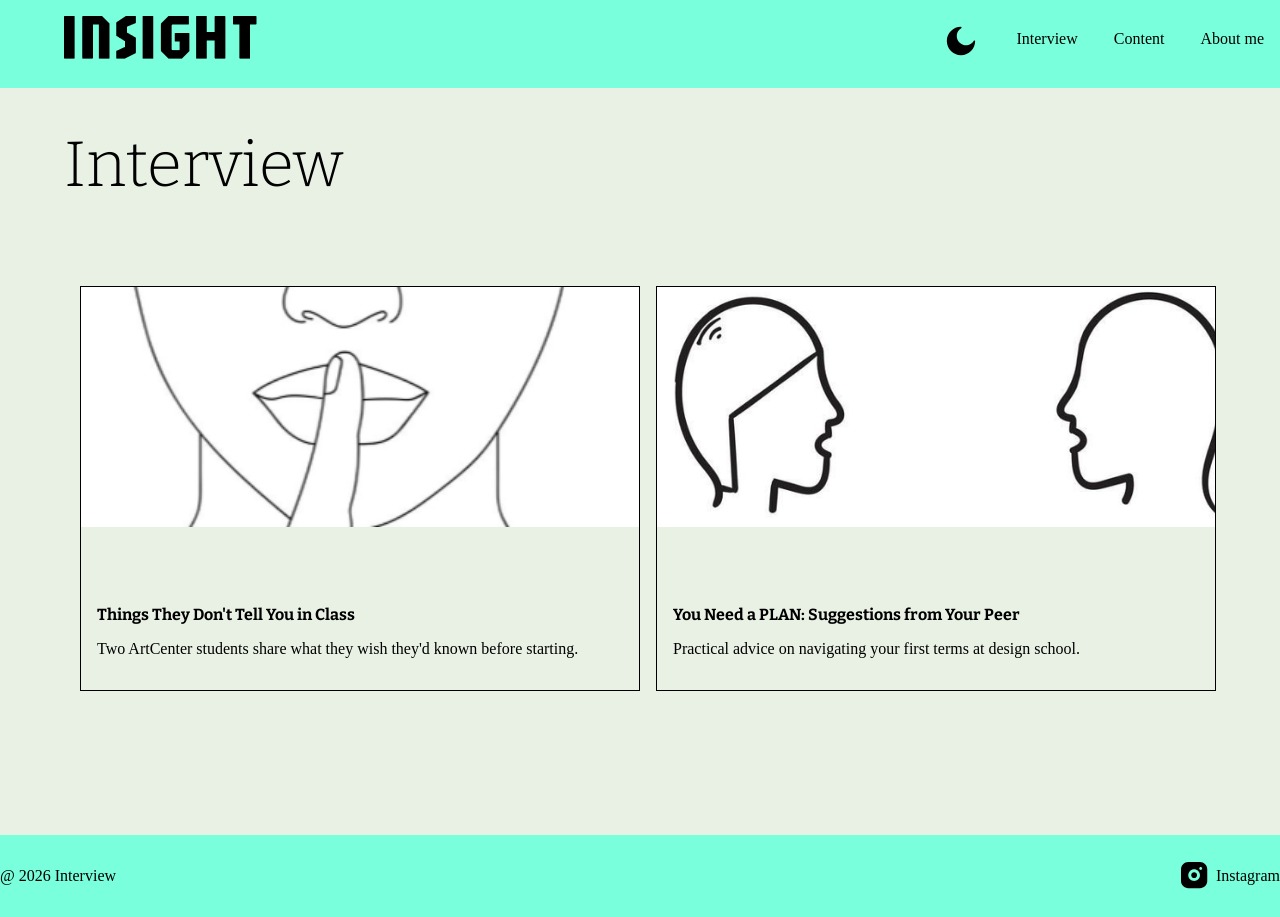
<file: index.html>
<!DOCTYPE html>
<html lang="en">

<head>
    <meta charset="utf-8">
        <link href="https://fonts.googleapis.com/css2?family=Jockey+One&display=swap" rel="stylesheet">
    	<link href="css.css" rel="stylesheet" type="text/css">
        <link href="https://fonts.googleapis.com/css2?family=Bitter:wght@400;700&display=swap" rel="stylesheet">

        <script src="https://ajax.googleapis.com/ajax/libs/jquery/3.5.1/jquery.min.js"></script>
	    <script src="js/scripts.js"></script>
    </head>

    <body>
        <div class="nav">

            <div class="logo">
            <a href="index.html">
            <img src="img/INSIGHT.png" alt="Logo">
            </a>
            </div>

            <div class="darkmode">
            
            <button class="mode-btn  js-mode">
            <svg width="34" height="34" viewBox="0 0 34 34" fill="none" xmlns="http://www.w3.org/2000/svg">
            <path d="M17 29.1667C24.8243 29.1667 31.1667 22.8243 31.1667 15C31.1667 14.3441 30.1835 14.235 29.8449 14.7974C29.1228 15.9936 28.1379 17.0097 26.9649 17.7688C25.7918 18.528 24.4614 19.0102 23.0744 19.179C21.6874 19.3479 20.2802 19.1988 18.9593 18.7432C17.6385 18.2876 16.4386 17.5374 15.4506 16.5494C14.4626 15.5614 13.7124 14.3616 13.2568 13.0407C12.8012 11.7198 12.6522 10.3126 12.821 8.92558C12.9898 7.53858 13.472 6.20818 14.2312 5.03516C14.9903 3.86213 16.0064 2.87725 17.2026 2.15509C17.765 1.81509 17.6559 0.833344 17 0.833344C9.17576 0.833344 2.83334 7.17576 2.83334 15C2.83334 22.8243 9.17576 29.1667 17 29.1667Z" fill="black"/>
            </svg>
            </button>

            <button class="ham js-menu">
            <svg width="29" height="27" viewBox="0 0 29 27" fill="none" xmlns="http://www.w3.org/2000/svg">
            <path d="M26.9792 21.5833C27.573 21.5836 28.144 21.8124 28.5738 22.2222C29.0037 22.632 29.2593 23.1915 29.2879 23.7847C29.3164 24.3779 29.1156 24.9593 28.7271 25.4085C28.3387 25.8577 27.7923 26.1402 27.2012 26.1975L26.9792 26.2083H2.3125C1.71862 26.208 1.14762 25.9793 0.717821 25.5695C0.288016 25.1596 0.0323565 24.6002 0.00381676 24.007C-0.0247229 23.4138 0.176046 22.8323 0.56452 22.3832C0.952995 21.934 1.4994 21.6514 2.0905 21.5941L2.3125 21.5833H26.9792ZM26.9792 10.7917C27.5925 10.7917 28.1807 11.0353 28.6144 11.469C29.048 11.9027 29.2917 12.4909 29.2917 13.1042C29.2917 13.7175 29.048 14.3057 28.6144 14.7394C28.1807 15.173 27.5925 15.4167 26.9792 15.4167H2.3125C1.69919 15.4167 1.11099 15.173 0.677316 14.7394C0.243638 14.3057 0 13.7175 0 13.1042C0 12.4909 0.243638 11.9027 0.677316 11.469C1.11099 11.0353 1.69919 10.7917 2.3125 10.7917H26.9792ZM26.9792 0C27.5925 0 28.1807 0.243638 28.6144 0.677316C29.048 1.11099 29.2917 1.69919 29.2917 2.3125C29.2917 2.92581 29.048 3.51401 28.6144 3.94769C28.1807 4.38136 27.5925 4.625 26.9792 4.625H2.3125C1.69919 4.625 1.11099 4.38136 0.677316 3.94769C0.243638 3.51401 0 2.92581 0 2.3125C0 1.69919 0.243638 1.11099 0.677316 0.677316C1.11099 0.243638 1.69919 0 2.3125 0H26.9792Z" fill="black"/>
            </svg>
            </button>


            </div>

        <nav class="site-nav">
            <ul>
                <li><a href="#">Interview</a></li>
                <li><a href="#">Content</a></li>
                <li><a href="#">About me</a></li>
            </ul>
        </nav>
        </div>

        <h1> Interview </h1>
        <div class="br">
        </div>

        <div class="HOME">

        <a href="Interview1.html" class="HOMEC1">
        <div class="HOME_titleimg">
        <img src="img/ACCD.png" alt="ACCD IMG" class="ACCD">
        </div>
        <div class="HOME_text">
        <h2>Things They Don't Tell You in Class</h2>
        <p class="HOME_subtext">Two ArtCenter students share what they wish they'd known before starting.</p>
        </div>
        </a>


        <a href="Interview2.html" class="HOMEC1">
        <div class="HOME_titleimg">
        <img src="img/Peer.png" alt="ACCD IMG">
        </div>
        <div class="HOME_text">
        <h2>You Need a PLAN: Suggestions from Your Peer</h2>
        <p class="HOME_subtext">Practical advice on navigating your first terms at design school.</p>
        </div>
        </a>

        </div>

         <br><br><br><br><br><br><br><br>
        <footer class="site-footer">
		<p>@ 2026 Interview</p>

       
        <div class="ins">
            <svg width="27" height="27" viewBox="0 0 27 27" fill="none" xmlns="http://www.w3.org/2000/svg">
            <path d="M18.9583 0C20.8922 0 22.7469 0.768227 24.1143 2.13568C25.4818 3.50313 26.25 5.3578 26.25 7.29167V18.9583C26.25 20.8922 25.4818 22.7469 24.1143 24.1143C22.7469 25.4818 20.8922 26.25 18.9583 26.25H7.29167C5.3578 26.25 3.50313 25.4818 2.13568 24.1143C0.768227 22.7469 0 20.8922 0 18.9583V7.29167C0 5.3578 0.768227 3.50313 2.13568 2.13568C3.50313 0.768227 5.3578 0 7.29167 0H18.9583ZM13.125 7.29167C11.5779 7.29167 10.0942 7.90625 9.00021 9.00021C7.90625 10.0942 7.29167 11.5779 7.29167 13.125C7.29167 14.6721 7.90625 16.1558 9.00021 17.2498C10.0942 18.3438 11.5779 18.9583 13.125 18.9583C14.6721 18.9583 16.1558 18.3438 17.2498 17.2498C18.3438 16.1558 18.9583 14.6721 18.9583 13.125C18.9583 11.5779 18.3438 10.0942 17.2498 9.00021C16.1558 7.90625 14.6721 7.29167 13.125 7.29167ZM13.125 10.2083C13.8985 10.2083 14.6404 10.5156 15.1874 11.0626C15.7344 11.6096 16.0417 12.3515 16.0417 13.125C16.0417 13.8985 15.7344 14.6404 15.1874 15.1874C14.6404 15.7344 13.8985 16.0417 13.125 16.0417C12.3515 16.0417 11.6096 15.7344 11.0626 15.1874C10.5156 14.6404 10.2083 13.8985 10.2083 13.125C10.2083 12.3515 10.5156 11.6096 11.0626 11.0626C11.6096 10.5156 12.3515 10.2083 13.125 10.2083ZM19.6875 5.10417C19.3007 5.10417 18.9298 5.25781 18.6563 5.5313C18.3828 5.80479 18.2292 6.17573 18.2292 6.5625C18.2292 6.94927 18.3828 7.32021 18.6563 7.5937C18.9298 7.86719 19.3007 8.02083 19.6875 8.02083C20.0743 8.02083 20.4452 7.86719 20.7187 7.5937C20.9922 7.32021 21.1458 6.94927 21.1458 6.5625C21.1458 6.17573 20.9922 5.80479 20.7187 5.5313C20.4452 5.25781 20.0743 5.10417 19.6875 5.10417Z" fill="black"/>
            </svg>
            <p class="ins_word">Instagram</p>
        </div>
	</footer>
    </body>
</html>
</file>
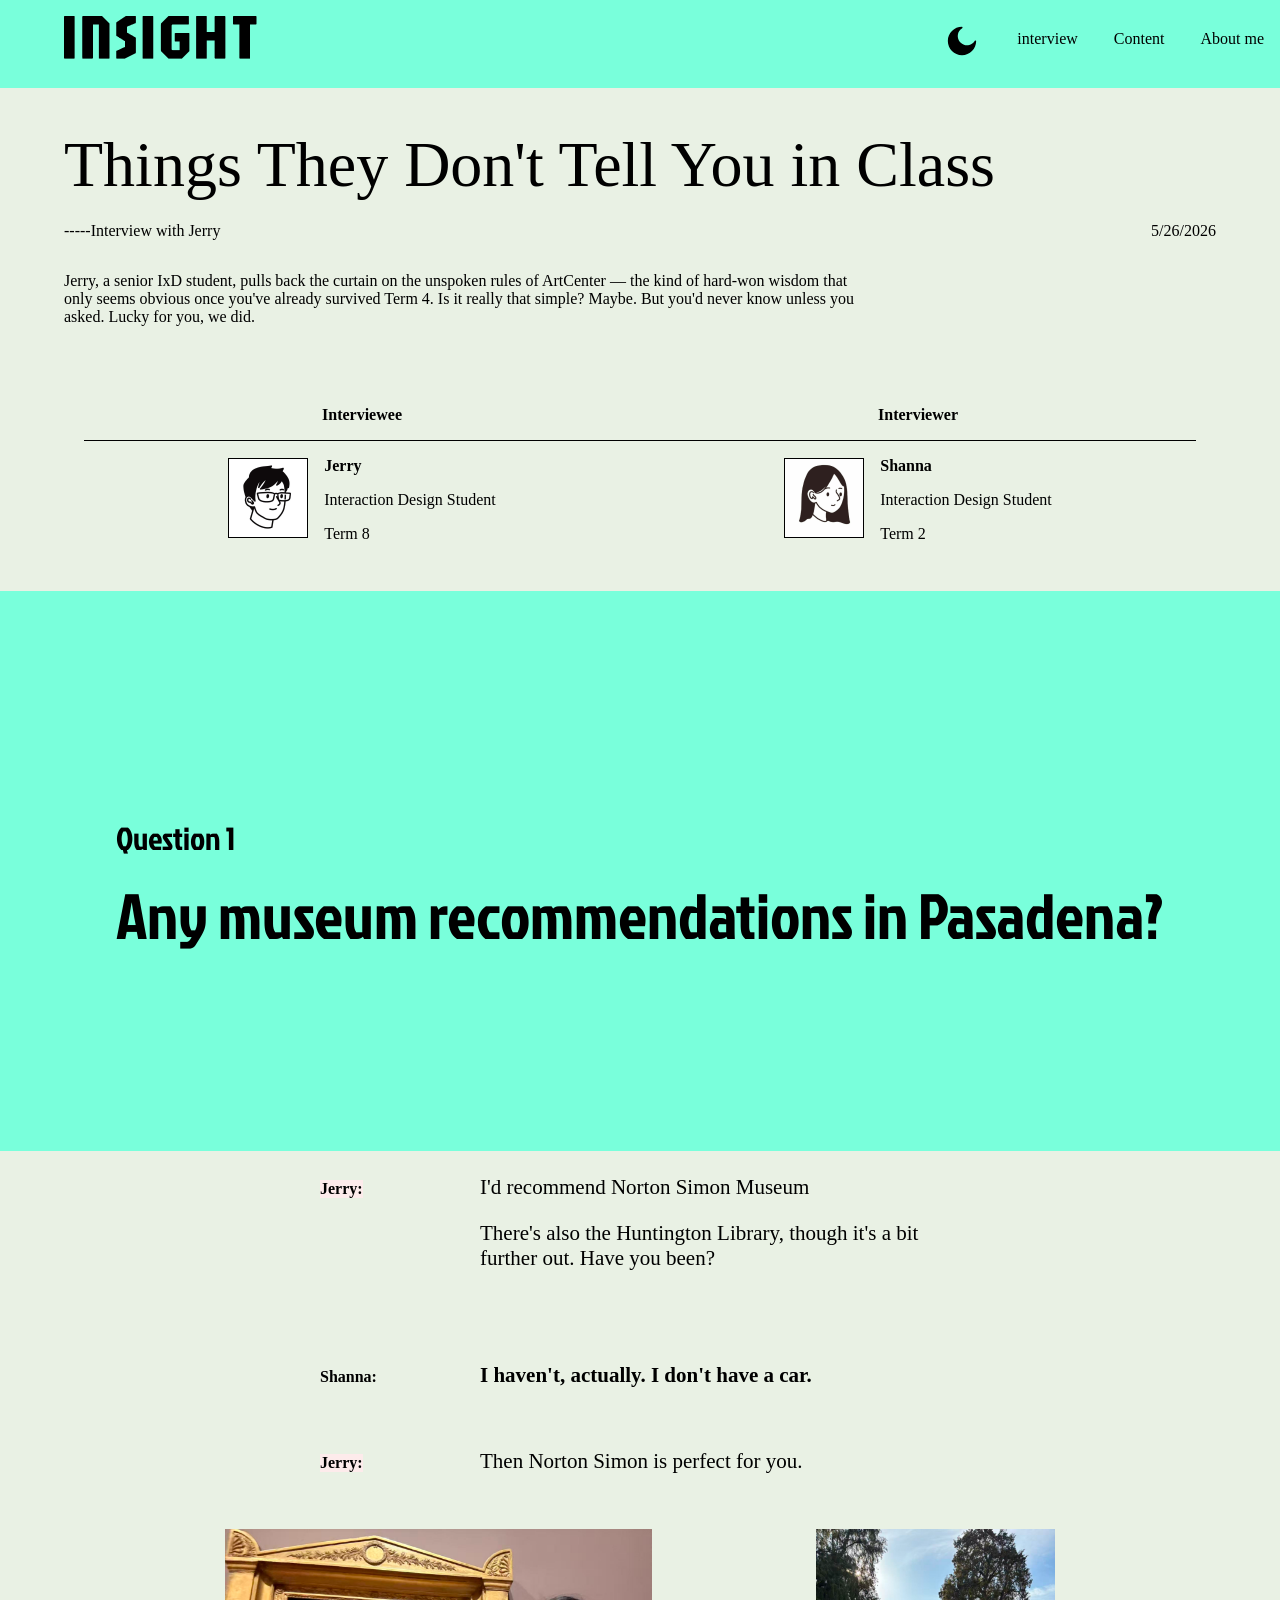
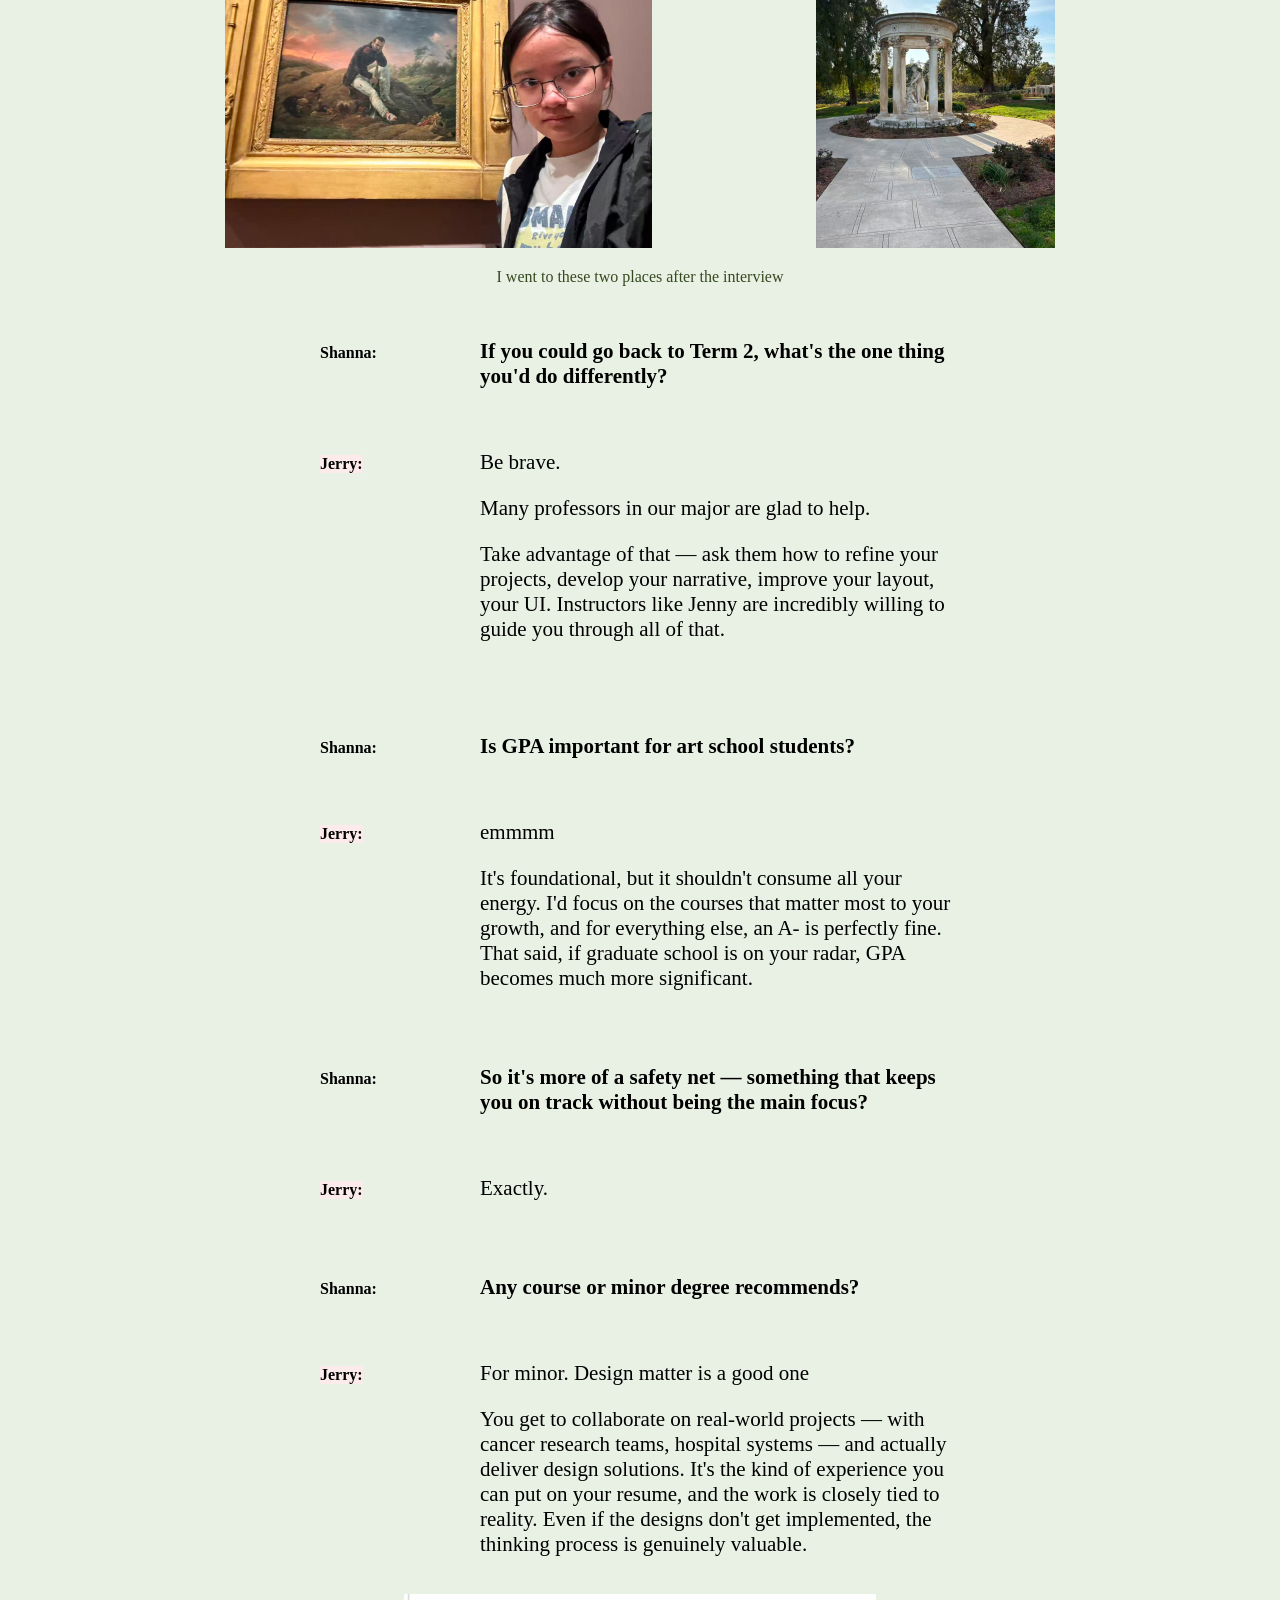
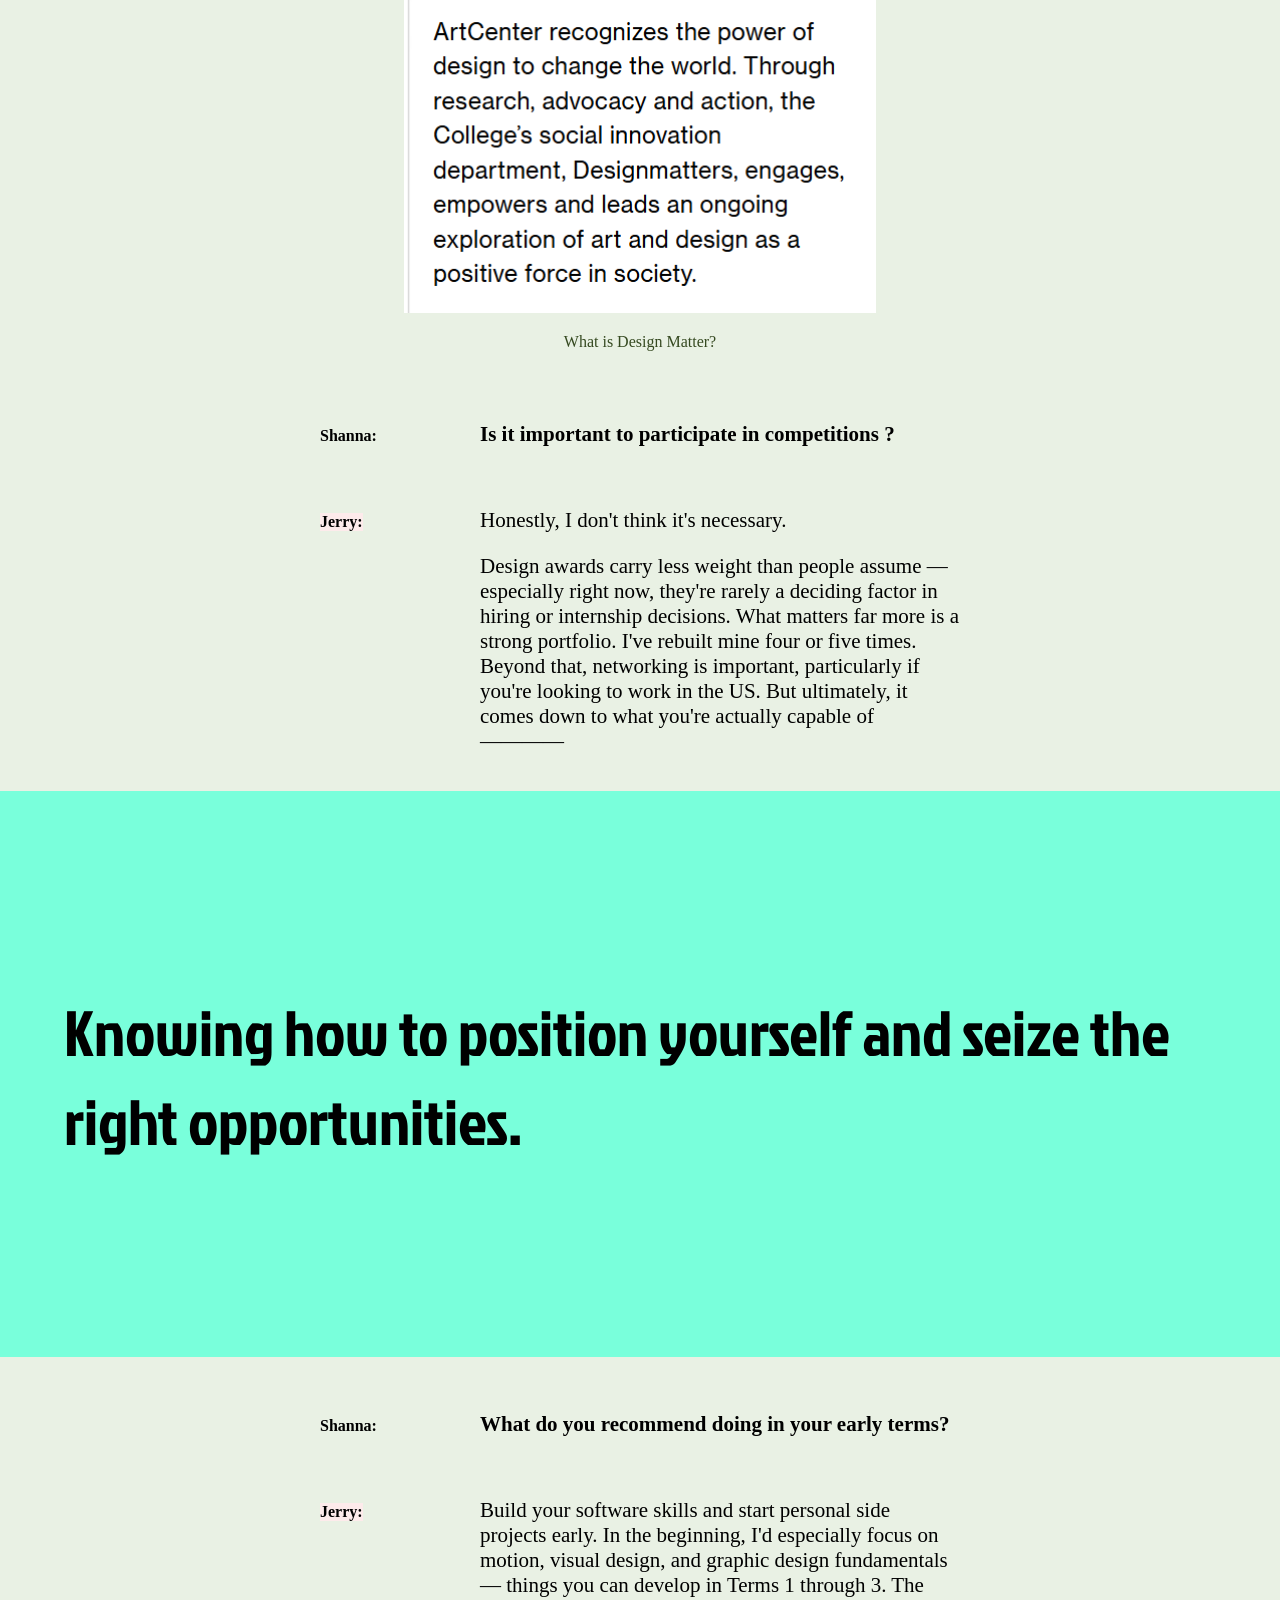
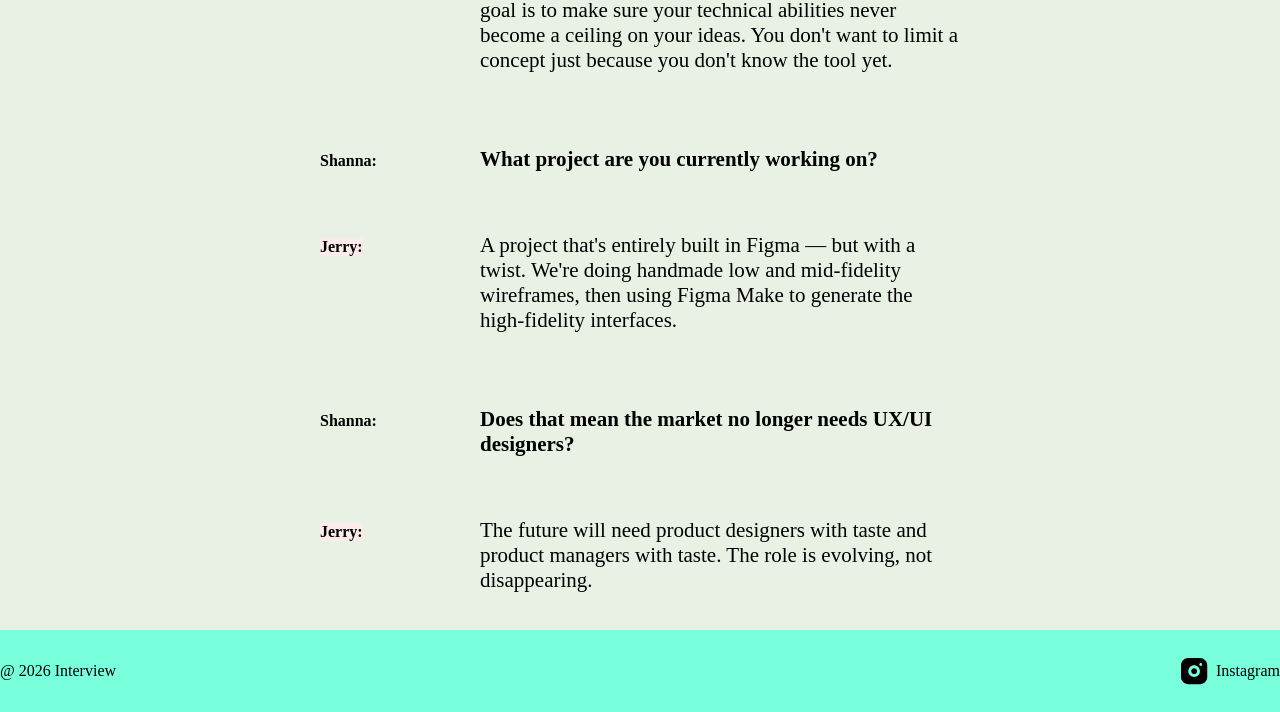
<file: homepage.html>
<!DOCTYPE html>
<html lang="en">

<head>
    <meta charset="utf-8">
        <link href="https://fonts.googleapis.com/css2?family=Jockey+One&display=swap" rel="stylesheet">
    	<link href="css.css" rel="stylesheet" type="text/css">

        <script src="https://ajax.googleapis.com/ajax/libs/jquery/3.5.1/jquery.min.js"></script>
	<script src="js/scripts.js"></script>
    </head>

    <body>
        <div class="nav">

            <div class="logo">
            <a href="index.html">
            <img src="img/INSIGHT.png" alt="Logo">
            </a>
            </div>

            <div class="darkmode">
            
            <button class="mode-btn  js-mode">
            <svg width="34" height="34" viewBox="0 0 34 34" fill="none" xmlns="http://www.w3.org/2000/svg">
            <path d="M17 29.1667C24.8243 29.1667 31.1667 22.8243 31.1667 15C31.1667 14.3441 30.1835 14.235 29.8449 14.7974C29.1228 15.9936 28.1379 17.0097 26.9649 17.7688C25.7918 18.528 24.4614 19.0102 23.0744 19.179C21.6874 19.3479 20.2802 19.1988 18.9593 18.7432C17.6385 18.2876 16.4386 17.5374 15.4506 16.5494C14.4626 15.5614 13.7124 14.3616 13.2568 13.0407C12.8012 11.7198 12.6522 10.3126 12.821 8.92558C12.9898 7.53858 13.472 6.20818 14.2312 5.03516C14.9903 3.86213 16.0064 2.87725 17.2026 2.15509C17.765 1.81509 17.6559 0.833344 17 0.833344C9.17576 0.833344 2.83334 7.17576 2.83334 15C2.83334 22.8243 9.17576 29.1667 17 29.1667Z" fill="black"/>
            </svg>
            </button>

            <button class="ham js-menu">
            <svg width="29" height="27" viewBox="0 0 29 27" fill="none" xmlns="http://www.w3.org/2000/svg">
            <path d="M26.9792 21.5833C27.573 21.5836 28.144 21.8124 28.5738 22.2222C29.0037 22.632 29.2593 23.1915 29.2879 23.7847C29.3164 24.3779 29.1156 24.9593 28.7271 25.4085C28.3387 25.8577 27.7923 26.1402 27.2012 26.1975L26.9792 26.2083H2.3125C1.71862 26.208 1.14762 25.9793 0.717821 25.5695C0.288016 25.1596 0.0323565 24.6002 0.00381676 24.007C-0.0247229 23.4138 0.176046 22.8323 0.56452 22.3832C0.952995 21.934 1.4994 21.6514 2.0905 21.5941L2.3125 21.5833H26.9792ZM26.9792 10.7917C27.5925 10.7917 28.1807 11.0353 28.6144 11.469C29.048 11.9027 29.2917 12.4909 29.2917 13.1042C29.2917 13.7175 29.048 14.3057 28.6144 14.7394C28.1807 15.173 27.5925 15.4167 26.9792 15.4167H2.3125C1.69919 15.4167 1.11099 15.173 0.677316 14.7394C0.243638 14.3057 0 13.7175 0 13.1042C0 12.4909 0.243638 11.9027 0.677316 11.469C1.11099 11.0353 1.69919 10.7917 2.3125 10.7917H26.9792ZM26.9792 0C27.5925 0 28.1807 0.243638 28.6144 0.677316C29.048 1.11099 29.2917 1.69919 29.2917 2.3125C29.2917 2.92581 29.048 3.51401 28.6144 3.94769C28.1807 4.38136 27.5925 4.625 26.9792 4.625H2.3125C1.69919 4.625 1.11099 4.38136 0.677316 3.94769C0.243638 3.51401 0 2.92581 0 2.3125C0 1.69919 0.243638 1.11099 0.677316 0.677316C1.11099 0.243638 1.69919 0 2.3125 0H26.9792Z" fill="black"/>
            </svg>
            </button>


            </div>

        <nav class="site-nav">
            <ul>
                <li><a href="#">interview</a></li>
                <li><a href="#">Content</a></li>
                <li><a href="#">About me</a></li>
            </ul>
        </nav>
        </div>

        <div class="title">
            <h1>Things They Don't Tell You in Class</h1>
        </div>

        <div class="subtitle">
            <p>-----Interview with Jerry</p>
        
        <div class="date">
            <p>5/26/2026</p>
        </div>
        </div>
        

        <div class="introduction">
            <p>Jerry, a senior IxD student, pulls back the curtain on the unspoken rules of ArtCenter — the kind of hard-won wisdom that only seems obvious once you've already survived Term 4. Is it really that simple? Maybe. But you'd never know unless you asked. Lucky for you, we did.</p>
        </div>

        <ul class="interviewpeople">

    <li class="interview">
        <div class="interviewtitle">
            <p>Interviewee</p>
        </div>

        <ul>

        <li class="interviewimg">
        <img src="img/JIMG.png" alt="Photo of Jerry">
        </li>

        <li class="interviewintro">
            <p><strong>Jerry</strong></p>
            <p>Interaction Design Student</p>
            <p>Term 8</p>
        </li>

        </ul>
    </li>

    <li class="interview">
        <div class="interviewtitle">
            <p>Interviewer</p>
        </div>
        
        <ul>

        <li class="interviewimg">
        <img src="img/SIMG.png" alt="Photo of Shanna">
        </li>

        <li class="interviewintro">
            <p><strong>Shanna</strong></p>
            <p>Interaction Design Student</p>
            <p>Term 2</p>
        </li>

        </ul>
        
    </li>
    </ul>


        <div class="question1">
            <h3>Question 1</h3>
            <h2>Any museum recommendations in Pasadena?</h2>
        </div>

        <div class="Jerry">
        <div class="Jerryname">
            <p>Jerry:</p>
        </div>
        <div class="Jerryanswer">
            <p>I'd recommend Norton Simon Museum</p>
            
            <p>There's also the Huntington Library, though it's a bit further out. Have you been?</p>
        </div>
        </div>

        <br>
        
        <div class="Shanna">
        <div class="Shannaname">
            <p>Shanna:</p>
        </div>
        <div class="Shannaanswer">
            <p><span>I haven't, actually. I don't have a car.</p>
        </div>
        </div>

        <div class="Jerry">
        <div class="Jerryname">
            <p>Jerry:</p>
        </div>
        <div class="Jerryanswer">
            <p>Then Norton Simon is perfect for you.</p>
        </div>
        </div>

        <br>

        <div class="Buildings">          
            <img class="NSM" src="img\NSM.png" alt="Photo of Norton Simon Museum">
            <img  class="HTL" src="img/HTL.png" alt="Photo of Huntington Library">
            <div class="Me">
                <p>I went to these two places after the interview</p>
            </div>
        </div>

        
        <div class="Shanna">
        <div class="Shannaname">
            <p>Shanna:</p>
        </div>
        <div class="Shannaanswer">
            <p> If you could go back to Term 2, what's the one thing you'd do differently?</p>
        </div>
        </div>
        
        <div class="Jerry">
        <div class="Jerryname">
            <p>Jerry:</p>
        </div>
        <div class="Jerryanswer">
            <p>Be brave. </p>
            <p>Many professors in our major are glad to help.</p>
            <p>Take advantage of that — ask them how to refine your projects, develop your narrative, improve your layout, your UI. Instructors like Jenny are incredibly willing to guide you through all of that.</p>
        </div>
        </div>
        
        <br>

        <div class="Shanna">
        <div class="Shannaname">
            <p>Shanna:</p>
        </div>
        <div class="Shannaanswer">
            <p> Is GPA important for art school students?</p>
        </div>
        </div>

        <div class="Jerry">
        <div class="Jerryname">
            <p>Jerry:</p>
        </div>
        <div class="Jerryanswer">
            <p>emmmm</p>
            <p>It's foundational, but it shouldn't consume all your energy. I'd focus on the courses that matter most to your growth, and for everything else, an A- is perfectly fine. That said, if graduate school is on your radar, GPA becomes much more significant.</p>
        </div>
        </div>

        <div class="Shanna">
        <div class="Shannaname">
            <p>Shanna:</p>
        </div>
        <div class="Shannaanswer">
            <p>So it's more of a safety net — something that keeps you on track without being the main focus?</p>
        </div>
        </div>

        <div class="Jerry">
         <div class="Jerryname">
            <p>Jerry:</p>
        </div>
        <div class="Jerryanswer">
            <p>Exactly.</p>
        </div>
        </div>

        <div class="Shanna">
        <div class="Shannaname">
            <p>Shanna:</p>
        </div>
        <div class="Shannaanswer">
            <p>Any course or minor degree recommends?</p>
        </div>
        </div>

        <div class="Jerry">
        <div class="Jerryname">
            <p>Jerry:</p>
        </div>
        <div class="Jerryanswer">
            <p>For minor. Design matter is a good one</p>
            <p>You get to collaborate on real-world projects — with cancer research teams, hospital systems — and actually deliver design solutions. It's the kind of experience you can put on your resume, and the work is closely tied to reality. Even if the designs don't get implemented, the thinking process is genuinely valuable.</p>
        </div>
        </div>

        <div class="disignmatter">
            <div class="Buildings">
            <img class="NSM" src="img/DM.png" alt="Photo of Design Matter project">
            <div class="Me">
            <p>What is Design Matter?</p>
        </div>
        </div>
        </div>
        

        <br>

        <div class="Shanna">
        <div class="Shannaname">
            <p>Shanna:</p>
        </div>
        <div class="Shannaanswer">
            <p>Is it important to participate in competitions ?</p>
        </div>
        </div>

        <div class="Jerry">
        <div class="Jerryname">
            <p>Jerry:</p>
        </div>
        <div class="Jerryanswer">
            <p>Honestly, I don't think it's necessary.</p>
            <p>Design awards carry less weight than people assume — especially right now, they're rarely a deciding factor in hiring or internship decisions. What matters far more is a strong portfolio. I've rebuilt mine four or five times. Beyond that, networking is important, particularly if you're looking to work in the US. But ultimately, it comes down to what you're actually capable of ————</p>
        </div>
        </div>

        <div class="question1">
        <h2>Knowing how to position yourself and seize the right opportunities.</h2>
        </div>

        <br>

        <div class="Shanna">
        <div class="Shannaname">
            <p>Shanna:</p>
        </div>
        <div class="Shannaanswer">
            <p>What do you recommend doing in your early terms?</p>
        </div>
        </div>

        <div class="Jerry">
        <div class="Jerryname">
            <p>Jerry:</p>
        </div>
        <div class="Jerryanswer">
            <p>Build your software skills and start personal side projects early. In the beginning, I'd especially focus on motion, visual design, and graphic design fundamentals — things you can develop in Terms 1 through 3. The goal is to make sure your technical abilities never become a ceiling on your ideas. You don't want to limit a concept just because you don't know the tool yet.</p>
        </div>
        </div>

        <div class="Shanna">
        <div class="Shannaname">
            <p>Shanna:</p>
        </div>  
        <div class="Shannaanswer">
            <p>What project are you currently working on?</p>
        </div>
        </div>

        <div class="Jerry">
        <div class="Jerryname">
            <p>Jerry:</p>
        </div>
        <div class="Jerryanswer">
            <p>A project that's entirely built in Figma — but with a twist. We're doing handmade low and mid-fidelity wireframes, then using Figma Make to generate the high-fidelity interfaces.</p>
        </div>
        </div>

        <div class="Shanna">
        <div class="Shannaname">
            <p>Shanna:</p>
        </div>
        <div class="Shannaanswer">
            <p>Does that mean the market no longer needs UX/UI designers?</p>
        </div>
        </div>

        <div class="Jerry">
        <div class="Jerryname">
            <p>Jerry:</p>
        </div>
        <div class="Jerryanswer">
            <p> The future will need product designers with taste and product managers with taste. The role is evolving, not disappearing.</p>
        </div>
        </div>

        <footer class="site-footer">
		<p>@ 2026 Interview</p>

        <div class="ins">
            <svg width="27" height="27" viewBox="0 0 27 27" fill="none" xmlns="http://www.w3.org/2000/svg">
            <path d="M18.9583 0C20.8922 0 22.7469 0.768227 24.1143 2.13568C25.4818 3.50313 26.25 5.3578 26.25 7.29167V18.9583C26.25 20.8922 25.4818 22.7469 24.1143 24.1143C22.7469 25.4818 20.8922 26.25 18.9583 26.25H7.29167C5.3578 26.25 3.50313 25.4818 2.13568 24.1143C0.768227 22.7469 0 20.8922 0 18.9583V7.29167C0 5.3578 0.768227 3.50313 2.13568 2.13568C3.50313 0.768227 5.3578 0 7.29167 0H18.9583ZM13.125 7.29167C11.5779 7.29167 10.0942 7.90625 9.00021 9.00021C7.90625 10.0942 7.29167 11.5779 7.29167 13.125C7.29167 14.6721 7.90625 16.1558 9.00021 17.2498C10.0942 18.3438 11.5779 18.9583 13.125 18.9583C14.6721 18.9583 16.1558 18.3438 17.2498 17.2498C18.3438 16.1558 18.9583 14.6721 18.9583 13.125C18.9583 11.5779 18.3438 10.0942 17.2498 9.00021C16.1558 7.90625 14.6721 7.29167 13.125 7.29167ZM13.125 10.2083C13.8985 10.2083 14.6404 10.5156 15.1874 11.0626C15.7344 11.6096 16.0417 12.3515 16.0417 13.125C16.0417 13.8985 15.7344 14.6404 15.1874 15.1874C14.6404 15.7344 13.8985 16.0417 13.125 16.0417C12.3515 16.0417 11.6096 15.7344 11.0626 15.1874C10.5156 14.6404 10.2083 13.8985 10.2083 13.125C10.2083 12.3515 10.5156 11.6096 11.0626 11.0626C11.6096 10.5156 12.3515 10.2083 13.125 10.2083ZM19.6875 5.10417C19.3007 5.10417 18.9298 5.25781 18.6563 5.5313C18.3828 5.80479 18.2292 6.17573 18.2292 6.5625C18.2292 6.94927 18.3828 7.32021 18.6563 7.5937C18.9298 7.86719 19.3007 8.02083 19.6875 8.02083C20.0743 8.02083 20.4452 7.86719 20.7187 7.5937C20.9922 7.32021 21.1458 6.94927 21.1458 6.5625C21.1458 6.17573 20.9922 5.80479 20.7187 5.5313C20.4452 5.25781 20.0743 5.10417 19.6875 5.10417Z" fill="black"/>
            </svg>
            <p class="ins_word">Instagram</p>
        </div>
	</footer>
    </body>
</html>
</file>
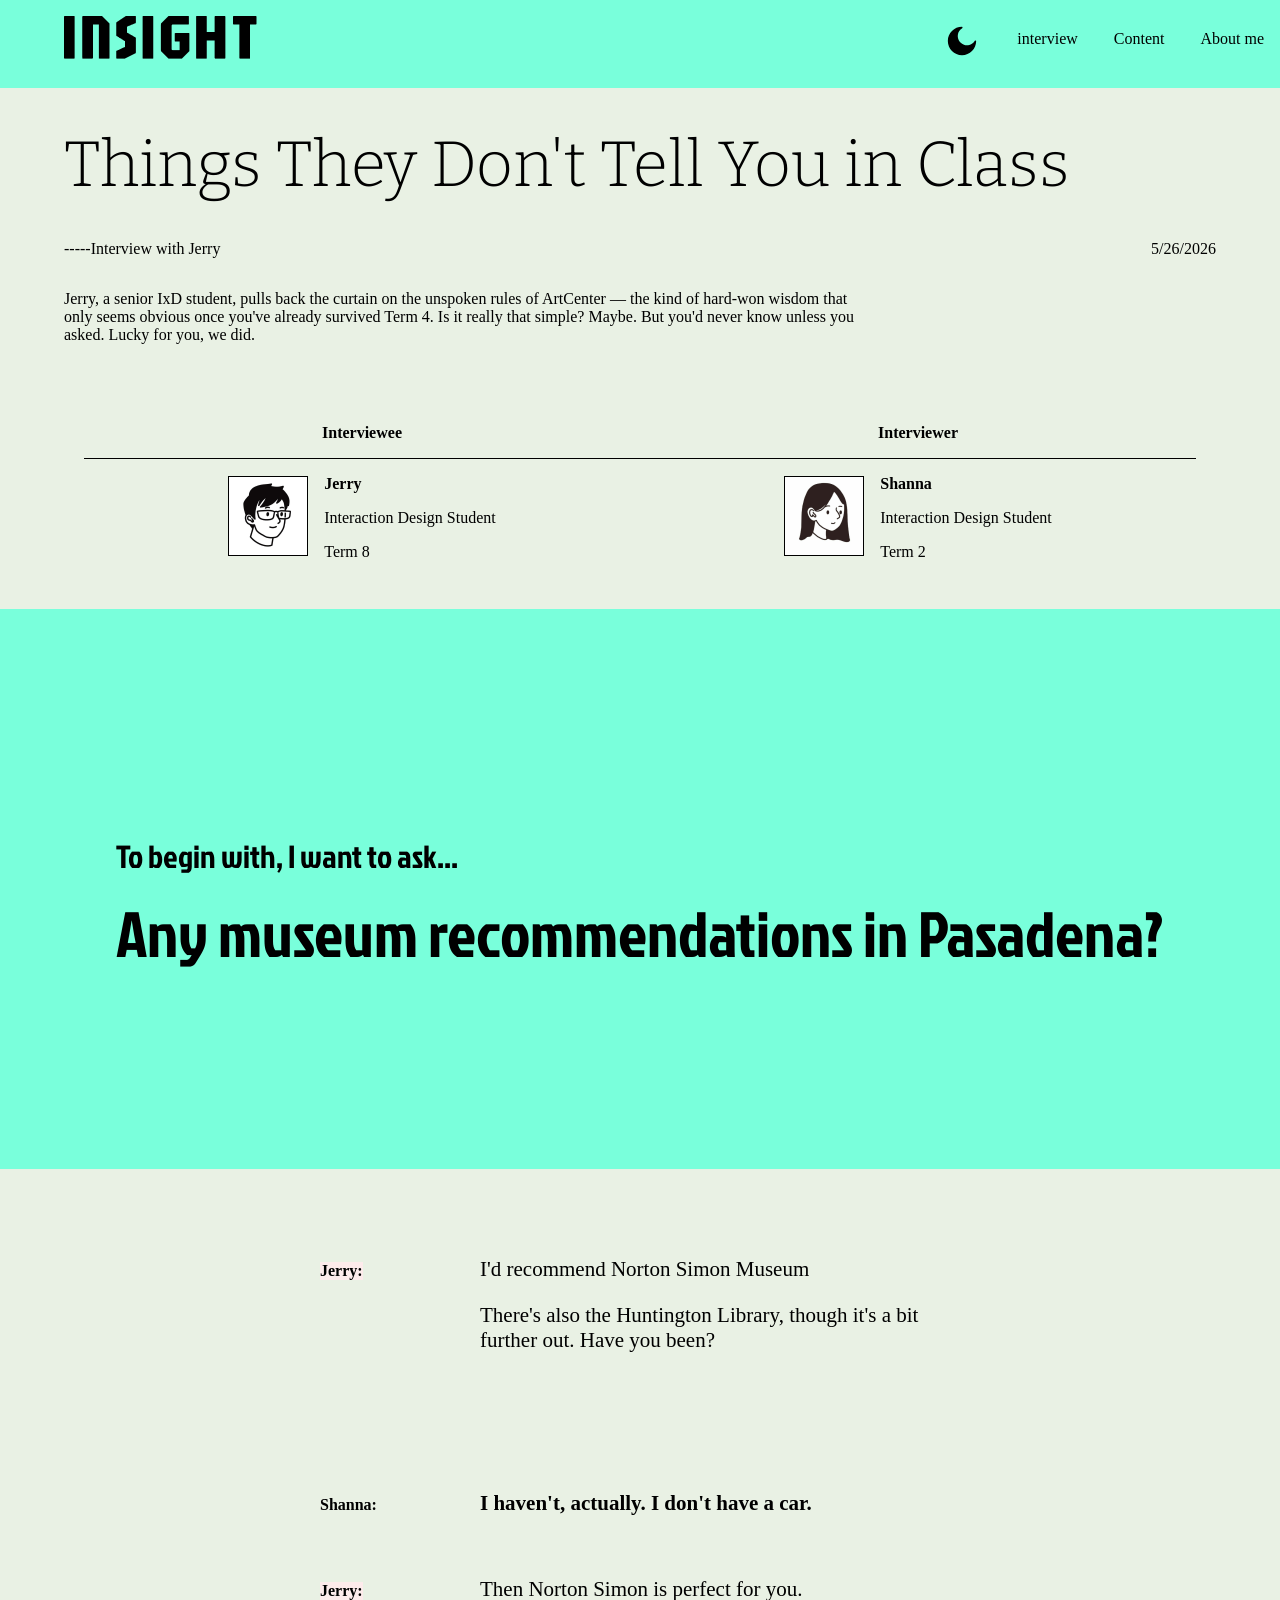
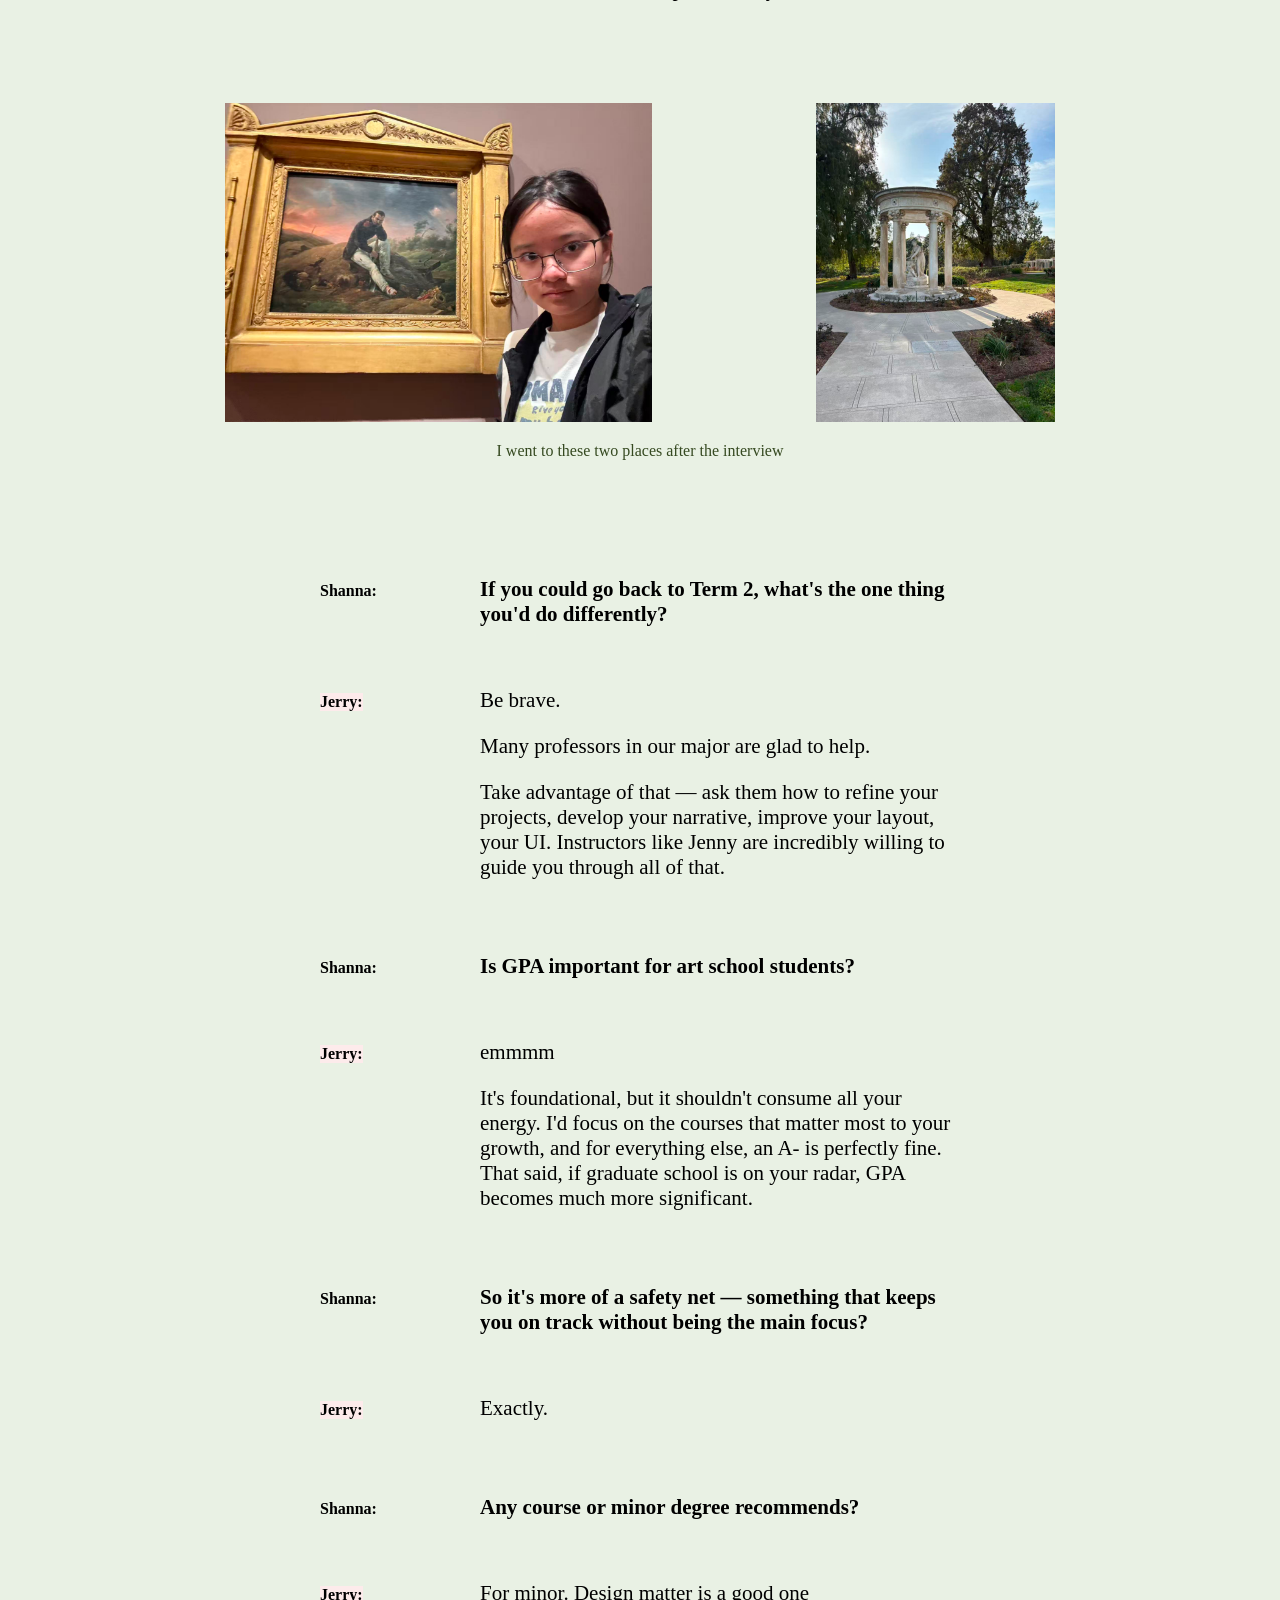
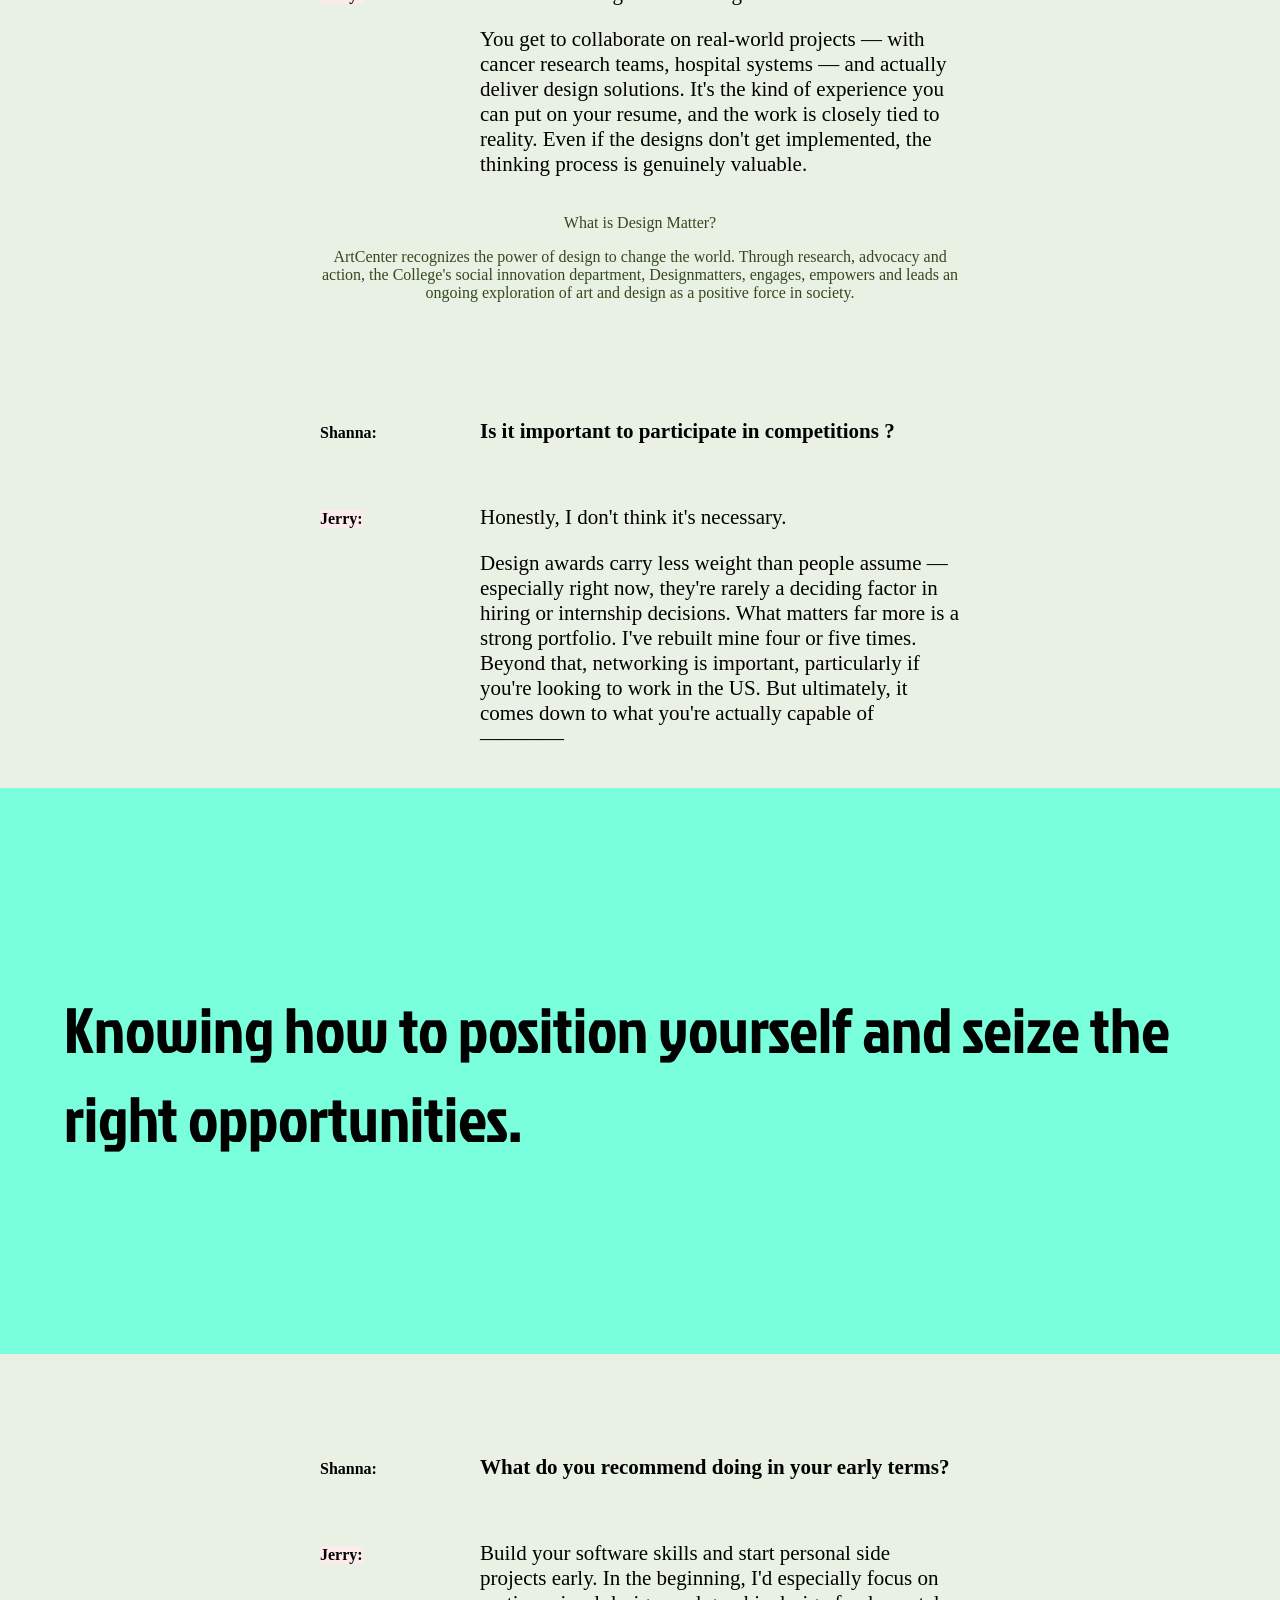
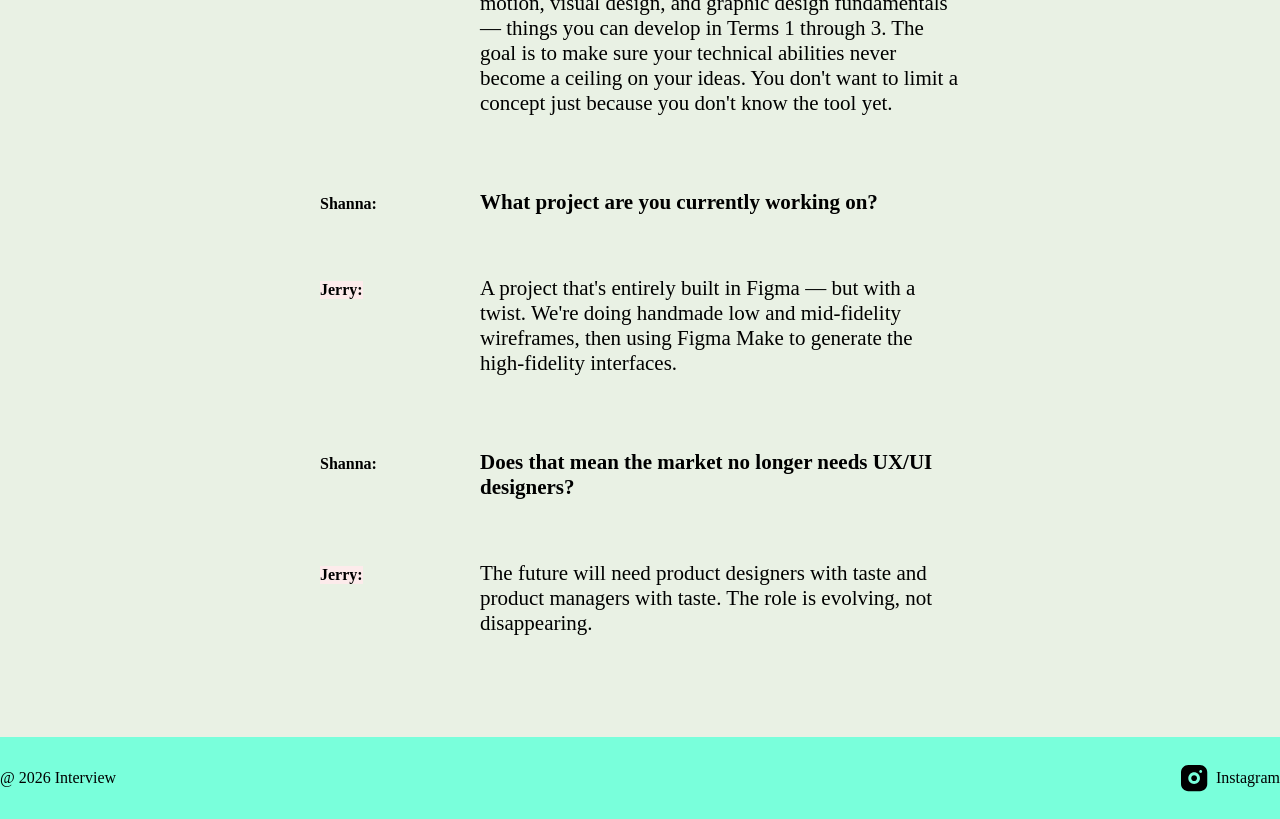
<file: Interview1.html>
<!DOCTYPE html>
<html lang="en">

<head>
    <meta charset="utf-8">
        <link href="https://fonts.googleapis.com/css2?family=Jockey+One&display=swap" rel="stylesheet">
    	<link href="css.css" rel="stylesheet" type="text/css">
        <link href="https://fonts.googleapis.com/css2?family=Bitter:wght@400;700&display=swap" rel="stylesheet">


        <script src="https://ajax.googleapis.com/ajax/libs/jquery/3.5.1/jquery.min.js"></script>
	    <script src="js/scripts.js"></script>
    </head>

    <body>
        <div class="nav">

            <div class="logo">
            <a href="index.html">
            <img src="img/INSIGHT.png" alt="Logo">
            </a>
            </div>

            <div class="darkmode">
            
            <button class="mode-btn  js-mode">
            <svg width="34" height="34" viewBox="0 0 34 34" fill="none" xmlns="http://www.w3.org/2000/svg">
            <path d="M17 29.1667C24.8243 29.1667 31.1667 22.8243 31.1667 15C31.1667 14.3441 30.1835 14.235 29.8449 14.7974C29.1228 15.9936 28.1379 17.0097 26.9649 17.7688C25.7918 18.528 24.4614 19.0102 23.0744 19.179C21.6874 19.3479 20.2802 19.1988 18.9593 18.7432C17.6385 18.2876 16.4386 17.5374 15.4506 16.5494C14.4626 15.5614 13.7124 14.3616 13.2568 13.0407C12.8012 11.7198 12.6522 10.3126 12.821 8.92558C12.9898 7.53858 13.472 6.20818 14.2312 5.03516C14.9903 3.86213 16.0064 2.87725 17.2026 2.15509C17.765 1.81509 17.6559 0.833344 17 0.833344C9.17576 0.833344 2.83334 7.17576 2.83334 15C2.83334 22.8243 9.17576 29.1667 17 29.1667Z" fill="black"/>
            </svg>
            </button>

            <button class="ham js-menu">
            <svg width="29" height="27" viewBox="0 0 29 27" fill="none" xmlns="http://www.w3.org/2000/svg">
            <path d="M26.9792 21.5833C27.573 21.5836 28.144 21.8124 28.5738 22.2222C29.0037 22.632 29.2593 23.1915 29.2879 23.7847C29.3164 24.3779 29.1156 24.9593 28.7271 25.4085C28.3387 25.8577 27.7923 26.1402 27.2012 26.1975L26.9792 26.2083H2.3125C1.71862 26.208 1.14762 25.9793 0.717821 25.5695C0.288016 25.1596 0.0323565 24.6002 0.00381676 24.007C-0.0247229 23.4138 0.176046 22.8323 0.56452 22.3832C0.952995 21.934 1.4994 21.6514 2.0905 21.5941L2.3125 21.5833H26.9792ZM26.9792 10.7917C27.5925 10.7917 28.1807 11.0353 28.6144 11.469C29.048 11.9027 29.2917 12.4909 29.2917 13.1042C29.2917 13.7175 29.048 14.3057 28.6144 14.7394C28.1807 15.173 27.5925 15.4167 26.9792 15.4167H2.3125C1.69919 15.4167 1.11099 15.173 0.677316 14.7394C0.243638 14.3057 0 13.7175 0 13.1042C0 12.4909 0.243638 11.9027 0.677316 11.469C1.11099 11.0353 1.69919 10.7917 2.3125 10.7917H26.9792ZM26.9792 0C27.5925 0 28.1807 0.243638 28.6144 0.677316C29.048 1.11099 29.2917 1.69919 29.2917 2.3125C29.2917 2.92581 29.048 3.51401 28.6144 3.94769C28.1807 4.38136 27.5925 4.625 26.9792 4.625H2.3125C1.69919 4.625 1.11099 4.38136 0.677316 3.94769C0.243638 3.51401 0 2.92581 0 2.3125C0 1.69919 0.243638 1.11099 0.677316 0.677316C1.11099 0.243638 1.69919 0 2.3125 0H26.9792Z" fill="black"/>
            </svg>
            </button>


            </div>

        <nav class="site-nav">
            <ul>
                <li><a href="#">interview</a></li>
                <li><a href="#">Content</a></li>
                <li><a href="#">About me</a></li>
            </ul>
        </nav>
        </div>

        <div class="title">
            <h1>Things They Don't Tell You in Class</h1>
        </div>
        <br>

        <div class="subtitle">
            <p>-----Interview with Jerry</p>
        
        <div class="date">
            <p>5/26/2026</p>
        </div>
        </div>
        

        <div class="introduction">
            <p>Jerry, a senior IxD student, pulls back the curtain on the unspoken rules of ArtCenter — the kind of hard-won wisdom that only seems obvious once you've already survived Term 4. Is it really that simple? Maybe. But you'd never know unless you asked. Lucky for you, we did.</p>
        </div>

        <ul class="interviewpeople">

    <li class="interview">
        <div class="interviewtitle">
            <p>Interviewee</p>
        </div>

        <ul>

        <li class="interviewimg">
        <img src="img/JIMG.png" alt="Photo of Jerry">
        </li>

        <li class="interviewintro">
            <p><strong>Jerry</strong></p>
            <p>Interaction Design Student</p>
            <p>Term 8</p>
        </li>

        </ul>
    </li>

    <li class="interview">
        <div class="interviewtitle">
            <p>Interviewer</p>
        </div>
        
        <ul>

        <li class="interviewimg">
        <img src="img/SIMG.png" alt="Photo of Shanna">
        </li>

        <li class="interviewintro">
            <p><strong>Shanna</strong></p>
            <p>Interaction Design Student</p>
            <p>Term 2</p>
        </li>

        </ul>
        
    </li>
    </ul>


        <div class="question1">
            <h3>To begin with, I want to ask...</h3>
            <h2>Any museum recommendations in Pasadena?</h2>
        </div>
        
        <div class="br">
        </div>

        <div class="Jerry">
        <div class="Jerryname">
            <p>Jerry:</p>
        </div>
        <div class="Jerryanswer">
            <p>I'd recommend Norton Simon Museum</p>
            
            <p>There's also the Huntington Library, though it's a bit further out. Have you been?</p>
        </div>
        </div>

        <div class="br">
        </div>
        
        <div class="Shanna">
        <div class="Shannaname">
            <p>Shanna:</p>
        </div>
        <div class="Shannaanswer">
            <p><span>I haven't, actually. I don't have a car.</p>
        </div>
        </div>

        <div class="Jerry">
        <div class="Jerryname">
            <p>Jerry:</p>
        </div>
        <div class="Jerryanswer">
            <p>Then Norton Simon is perfect for you.</p>
        </div>
        </div>

        <div class="br">
        </div>

        <div class="Buildings">          
            <img class="NSM" src="img\NSM.png" alt="Photo of Norton Simon Museum">
            <img  class="HTL" src="img/HTL.png" alt="Photo of Huntington Library">
            <div class="Me">
                <p>I went to these two places after the interview</p>
            </div>
        </div>

        <div class="br">
        </div>
        
        <div class="Shanna">
        <div class="Shannaname">
            <p>Shanna:</p>
        </div>
        <div class="Shannaanswer">
            <p> If you could go back to Term 2, what's the one thing you'd do differently?</p>
        </div>
        </div>
        
        <div class="Jerry">
        <div class="Jerryname">
            <p>Jerry:</p>
        </div>
        <div class="Jerryanswer">
            <p>Be brave. </p>
            <p>Many professors in our major are glad to help.</p>
            <p>Take advantage of that — ask them how to refine your projects, develop your narrative, improve your layout, your UI. Instructors like Jenny are incredibly willing to guide you through all of that.</p>
        </div>
        </div>

        <div class="Shanna">
        <div class="Shannaname">
            <p>Shanna:</p>
        </div>
        <div class="Shannaanswer">
            <p> Is GPA important for art school students?</p>
        </div>
        </div>

        <div class="Jerry">
        <div class="Jerryname">
            <p>Jerry:</p>
        </div>
        <div class="Jerryanswer">
            <p>emmmm</p>
            <p>It's foundational, but it shouldn't consume all your energy. I'd focus on the courses that matter most to your growth, and for everything else, an A- is perfectly fine. That said, if graduate school is on your radar, GPA becomes much more significant.</p>
        </div>
        </div>

        <div class="Shanna">
        <div class="Shannaname">
            <p>Shanna:</p>
        </div>
        <div class="Shannaanswer">
            <p>So it's more of a safety net — something that keeps you on track without being the main focus?</p>
        </div>
        </div>

        <div class="Jerry">
         <div class="Jerryname">
            <p>Jerry:</p>
        </div>
        <div class="Jerryanswer">
            <p>Exactly.</p>
        </div>
        </div>

        <div class="Shanna">
        <div class="Shannaname">
            <p>Shanna:</p>
        </div>
        <div class="Shannaanswer">
            <p>Any course or minor degree recommends?</p>
        </div>
        </div>

        <div class="Jerry">
        <div class="Jerryname">
            <p>Jerry:</p>
        </div>
        <div class="Jerryanswer">
            <p>For minor. Design matter is a good one</p>
            <p>You get to collaborate on real-world projects — with cancer research teams, hospital systems — and actually deliver design solutions. It's the kind of experience you can put on your resume, and the work is closely tied to reality. Even if the designs don't get implemented, the thinking process is genuinely valuable.</p>
        </div>
        </div>

        <div class="disignmatter">
            <div class="Buildings">
            <!-- <img class="NSM" src="img/DM.png" alt="Photo of Design Matter project"> -->
            <div class="Me">
            <p>What is Design Matter?</p>
            <p>ArtCenter recognizes the power of design to change the world. Through research, advocacy and action, the College's social innovation department, Designmatters, engages, empowers and leads an ongoing exploration of art and design as a positive force in society.</p>
        </div>
        </div>
        </div>
        

        <div class="br">
        </div>

        <div class="Shanna">
        <div class="Shannaname">
            <p>Shanna:</p>
        </div>
        <div class="Shannaanswer">
            <p>Is it important to participate in competitions ?</p>
        </div>
        </div>

        <div class="Jerry">
        <div class="Jerryname">
            <p>Jerry:</p>
        </div>
        <div class="Jerryanswer">
            <p>Honestly, I don't think it's necessary.</p>
            <p>Design awards carry less weight than people assume — especially right now, they're rarely a deciding factor in hiring or internship decisions. What matters far more is a strong portfolio. I've rebuilt mine four or five times. Beyond that, networking is important, particularly if you're looking to work in the US. But ultimately, it comes down to what you're actually capable of ————</p>
        </div>
        </div>

        <div class="question1">
        <h2>Knowing how to position yourself and seize the right opportunities.</h2>
        </div>

        <div class="br">
        </div>

        <div class="Shanna">
        <div class="Shannaname">
            <p>Shanna:</p>
        </div>
        <div class="Shannaanswer">
            <p>What do you recommend doing in your early terms?</p>
        </div>
        </div>

        <div class="Jerry">
        <div class="Jerryname">
            <p>Jerry:</p>
        </div>
        <div class="Jerryanswer">
            <p>Build your software skills and start personal side projects early. In the beginning, I'd especially focus on motion, visual design, and graphic design fundamentals — things you can develop in Terms 1 through 3. The goal is to make sure your technical abilities never become a ceiling on your ideas. You don't want to limit a concept just because you don't know the tool yet.</p>
        </div>
        </div>

        <div class="Shanna">
        <div class="Shannaname">
            <p>Shanna:</p>
        </div>  
        <div class="Shannaanswer">
            <p>What project are you currently working on?</p>
        </div>
        </div>

        <div class="Jerry">
        <div class="Jerryname">
            <p>Jerry:</p>
        </div>
        <div class="Jerryanswer">
            <p>A project that's entirely built in Figma — but with a twist. We're doing handmade low and mid-fidelity wireframes, then using Figma Make to generate the high-fidelity interfaces.</p>
        </div>
        </div>

        <div class="Shanna">
        <div class="Shannaname">
            <p>Shanna:</p>
        </div>
        <div class="Shannaanswer">
            <p>Does that mean the market no longer needs UX/UI designers?</p>
        </div>
        </div>

        <div class="Jerry">
        <div class="Jerryname">
            <p>Jerry:</p>
        </div>
        <div class="Jerryanswer">
            <p> The future will need product designers with taste and product managers with taste. The role is evolving, not disappearing.</p>
        </div>
        </div>

        <div class="br">
        </div>

        <footer class="site-footer">
		<p>@ 2026 Interview</p>

        <div class="ins">
            <svg width="27" height="27" viewBox="0 0 27 27" fill="none" xmlns="http://www.w3.org/2000/svg">
            <path d="M18.9583 0C20.8922 0 22.7469 0.768227 24.1143 2.13568C25.4818 3.50313 26.25 5.3578 26.25 7.29167V18.9583C26.25 20.8922 25.4818 22.7469 24.1143 24.1143C22.7469 25.4818 20.8922 26.25 18.9583 26.25H7.29167C5.3578 26.25 3.50313 25.4818 2.13568 24.1143C0.768227 22.7469 0 20.8922 0 18.9583V7.29167C0 5.3578 0.768227 3.50313 2.13568 2.13568C3.50313 0.768227 5.3578 0 7.29167 0H18.9583ZM13.125 7.29167C11.5779 7.29167 10.0942 7.90625 9.00021 9.00021C7.90625 10.0942 7.29167 11.5779 7.29167 13.125C7.29167 14.6721 7.90625 16.1558 9.00021 17.2498C10.0942 18.3438 11.5779 18.9583 13.125 18.9583C14.6721 18.9583 16.1558 18.3438 17.2498 17.2498C18.3438 16.1558 18.9583 14.6721 18.9583 13.125C18.9583 11.5779 18.3438 10.0942 17.2498 9.00021C16.1558 7.90625 14.6721 7.29167 13.125 7.29167ZM13.125 10.2083C13.8985 10.2083 14.6404 10.5156 15.1874 11.0626C15.7344 11.6096 16.0417 12.3515 16.0417 13.125C16.0417 13.8985 15.7344 14.6404 15.1874 15.1874C14.6404 15.7344 13.8985 16.0417 13.125 16.0417C12.3515 16.0417 11.6096 15.7344 11.0626 15.1874C10.5156 14.6404 10.2083 13.8985 10.2083 13.125C10.2083 12.3515 10.5156 11.6096 11.0626 11.0626C11.6096 10.5156 12.3515 10.2083 13.125 10.2083ZM19.6875 5.10417C19.3007 5.10417 18.9298 5.25781 18.6563 5.5313C18.3828 5.80479 18.2292 6.17573 18.2292 6.5625C18.2292 6.94927 18.3828 7.32021 18.6563 7.5937C18.9298 7.86719 19.3007 8.02083 19.6875 8.02083C20.0743 8.02083 20.4452 7.86719 20.7187 7.5937C20.9922 7.32021 21.1458 6.94927 21.1458 6.5625C21.1458 6.17573 20.9922 5.80479 20.7187 5.5313C20.4452 5.25781 20.0743 5.10417 19.6875 5.10417Z" fill="black"/>
            </svg>
            <p class="ins_word">Instagram</p>
        </div>
	</footer>
    </body>
</html>
</file>
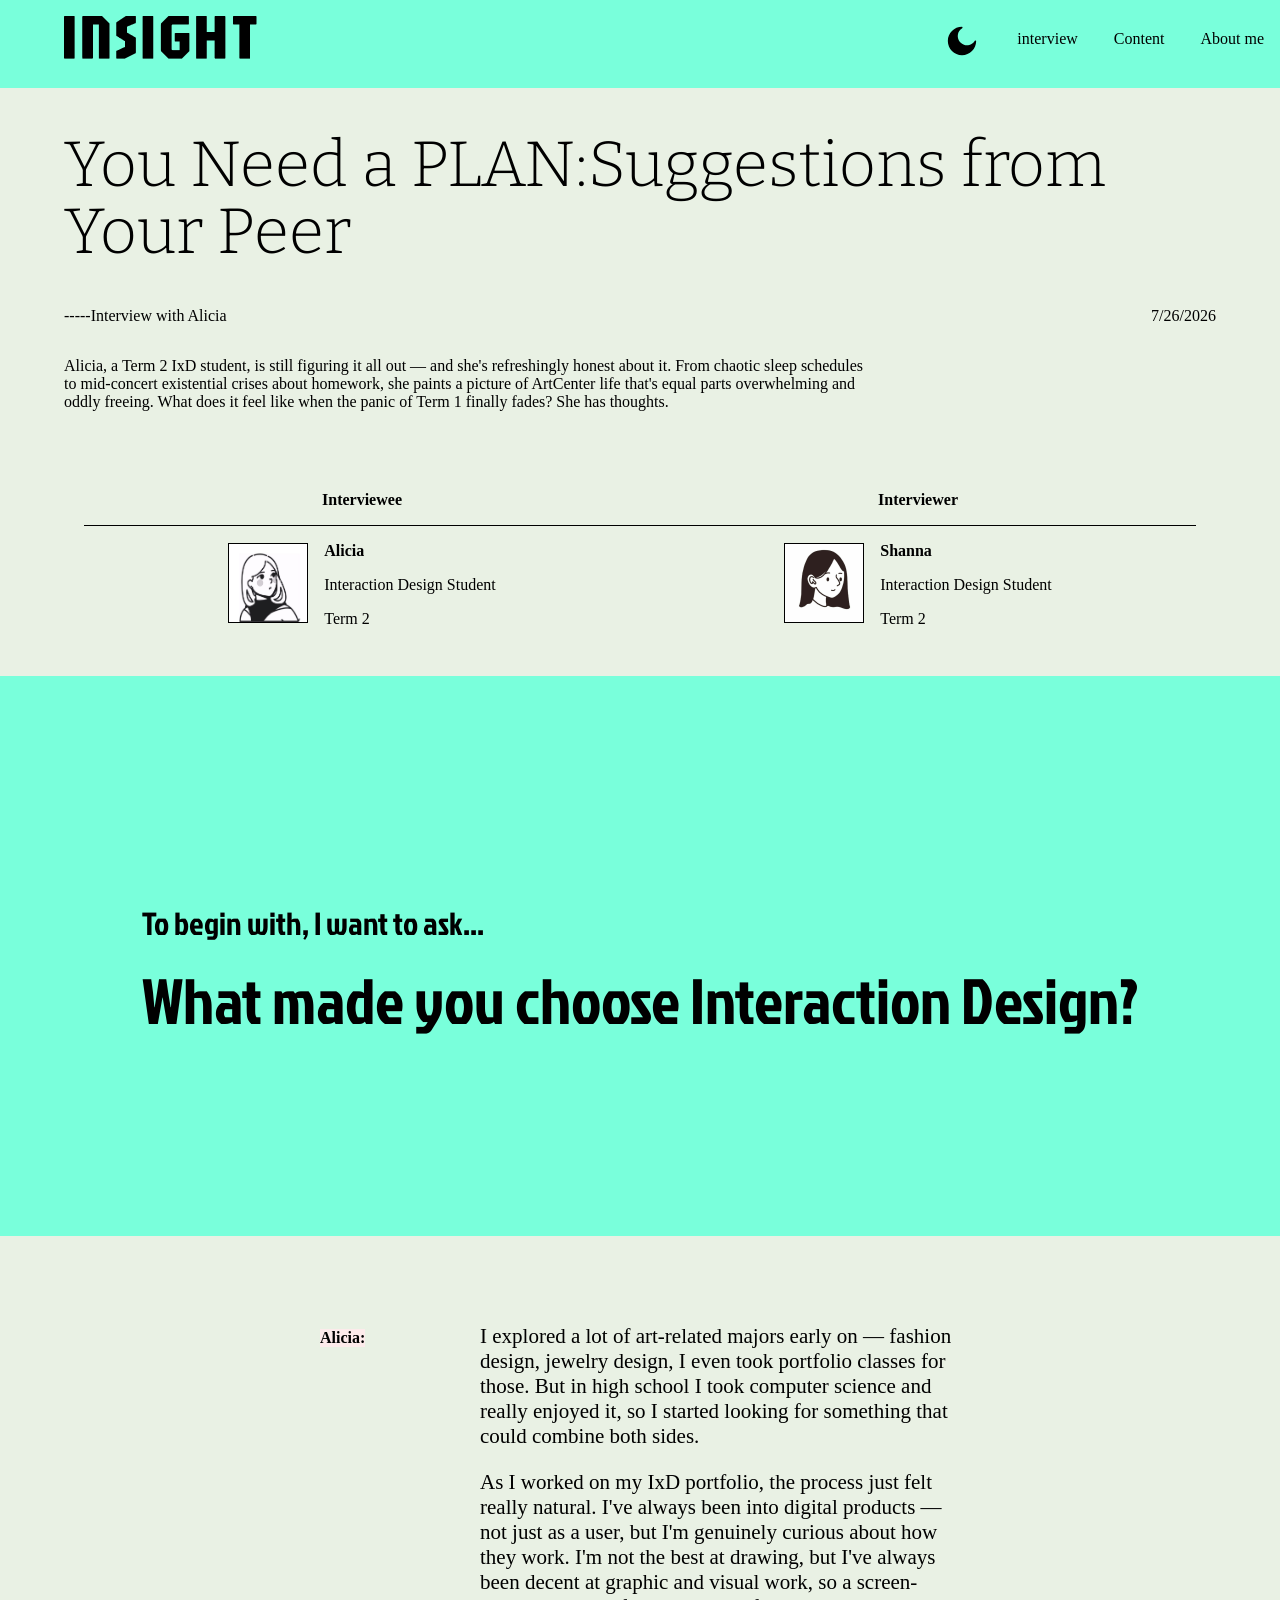
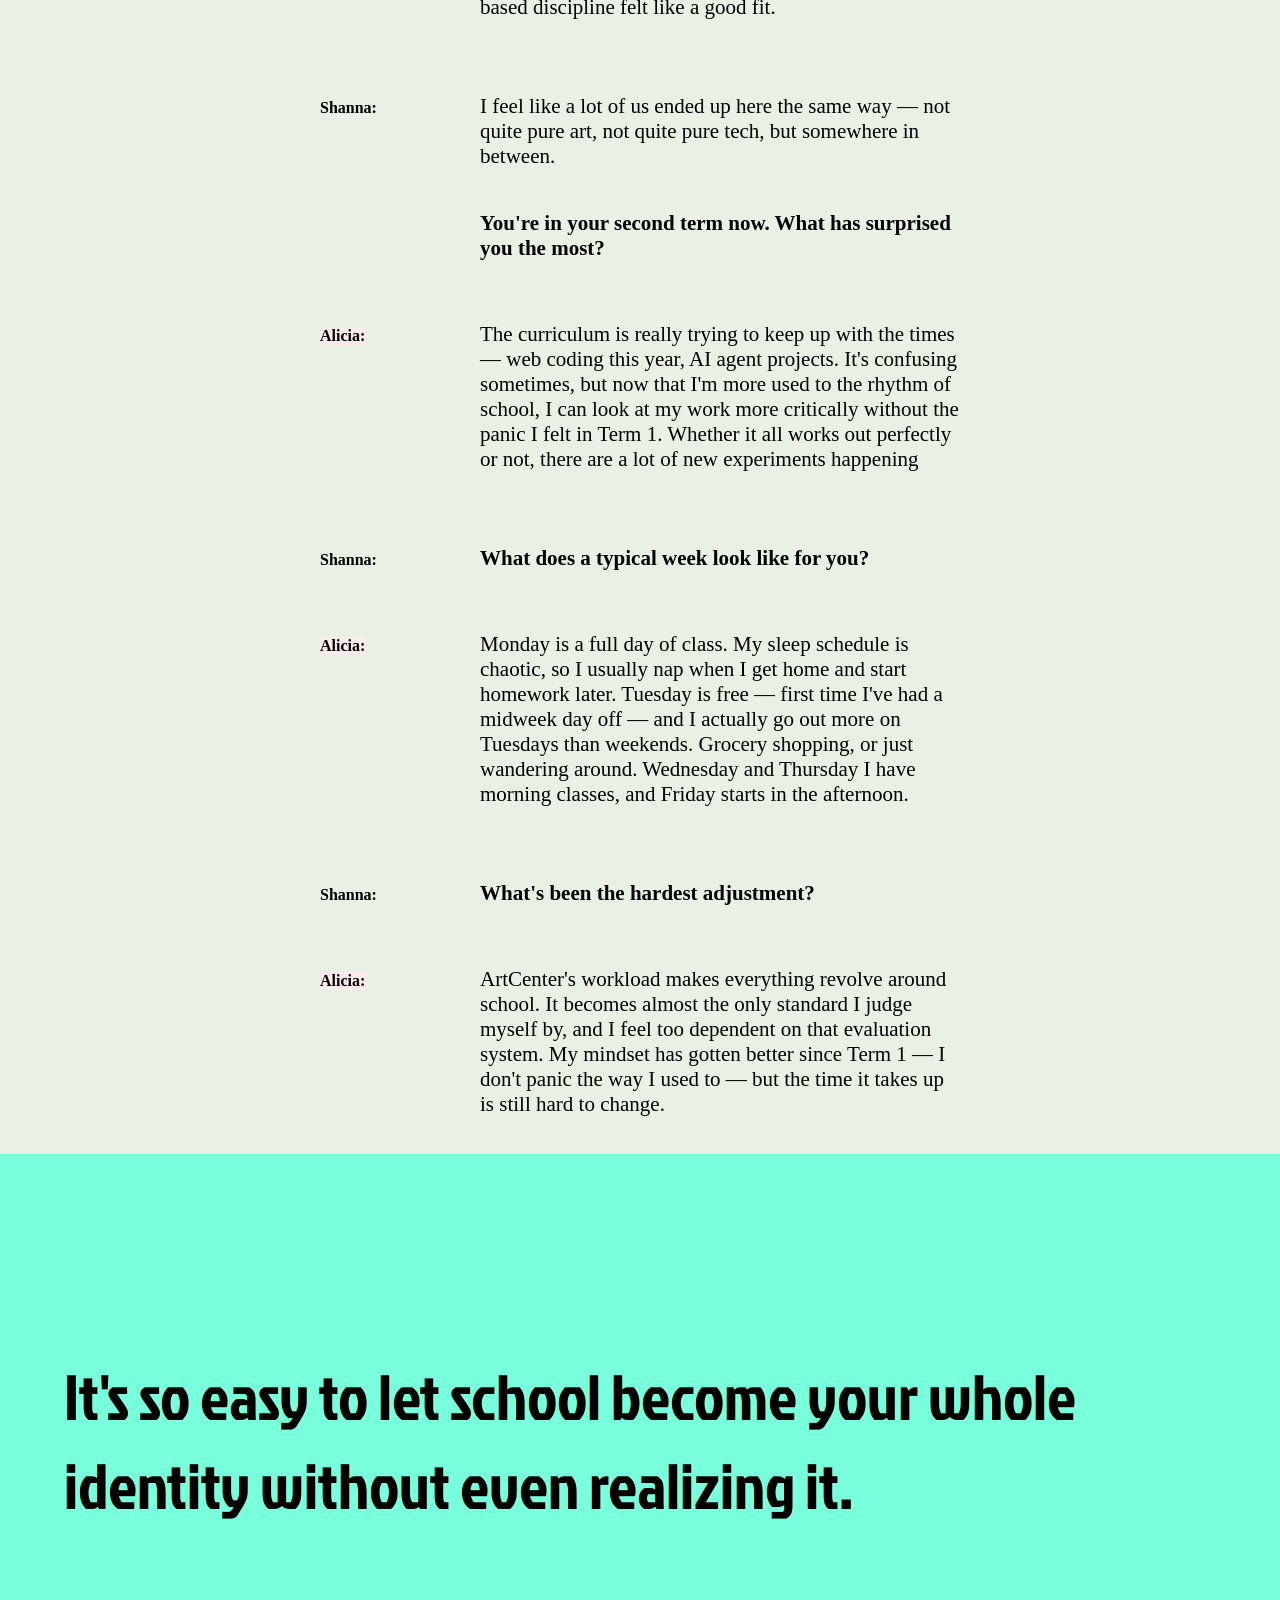
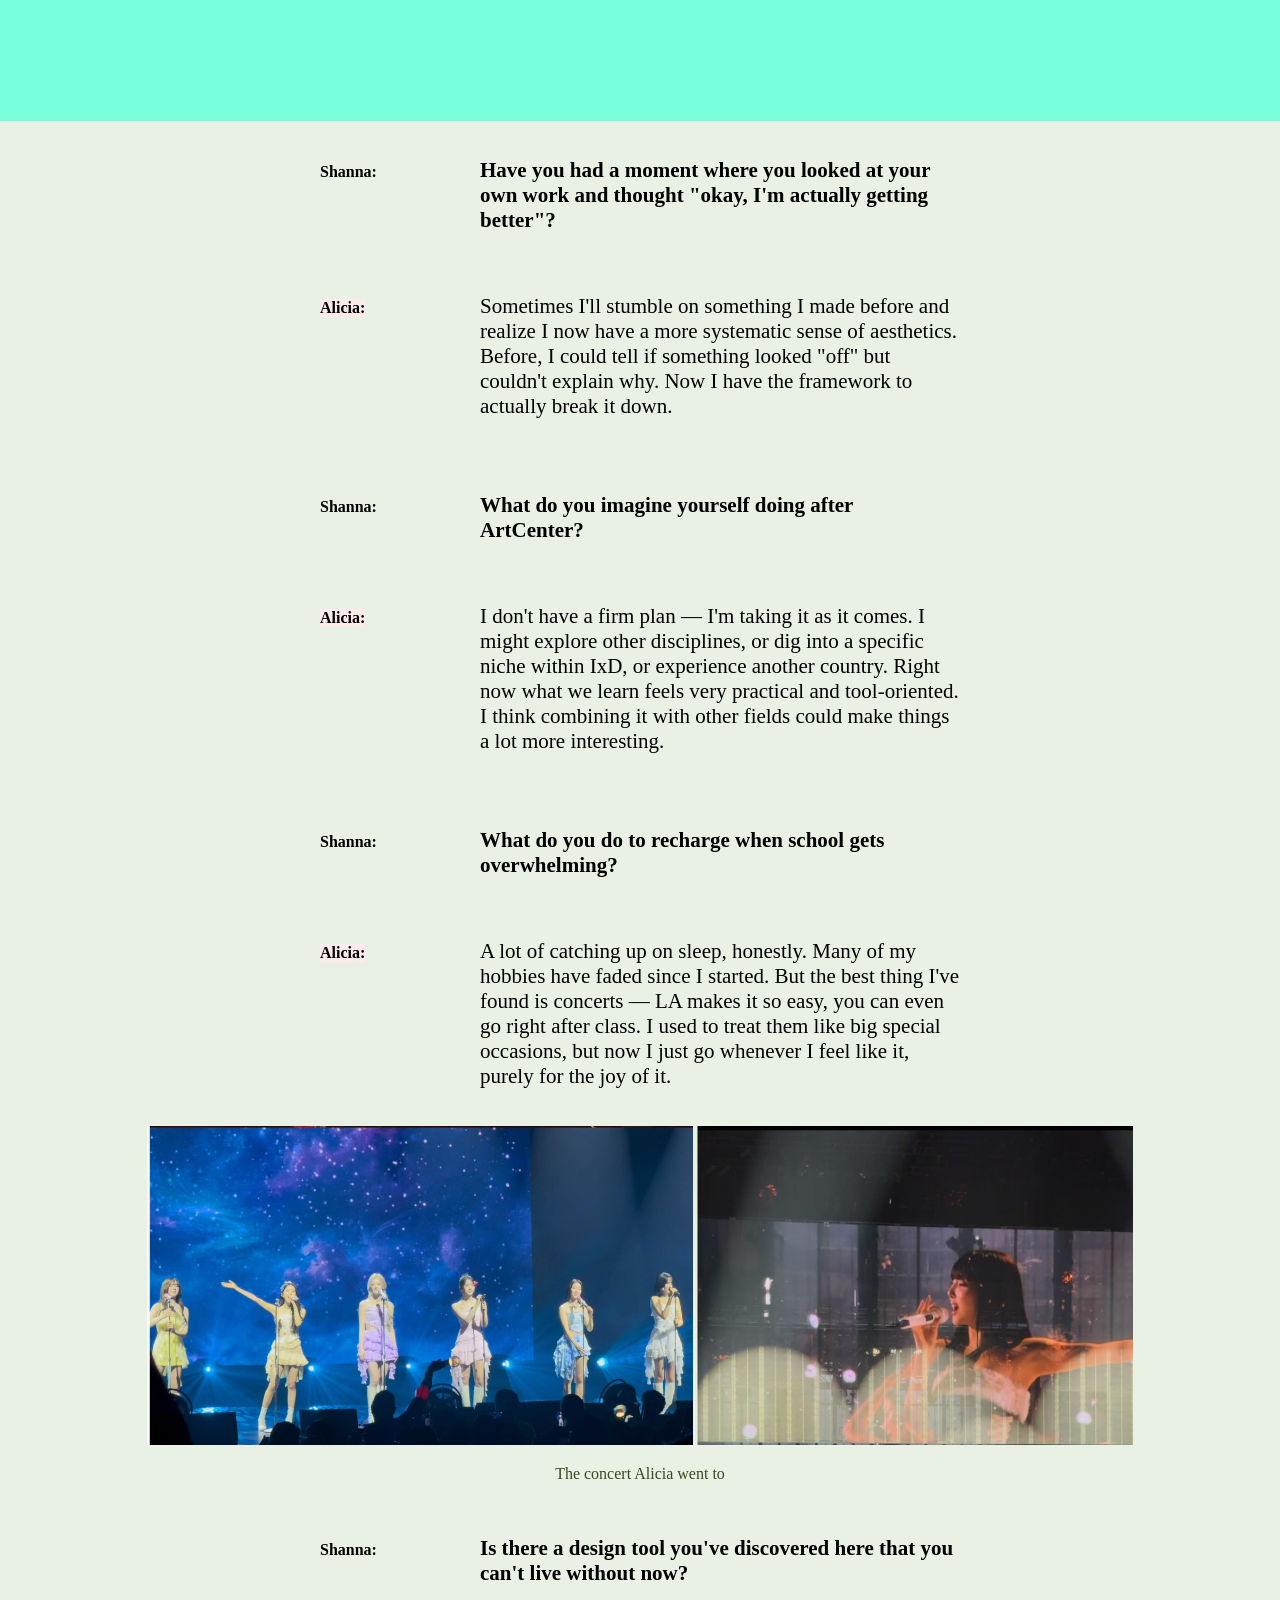
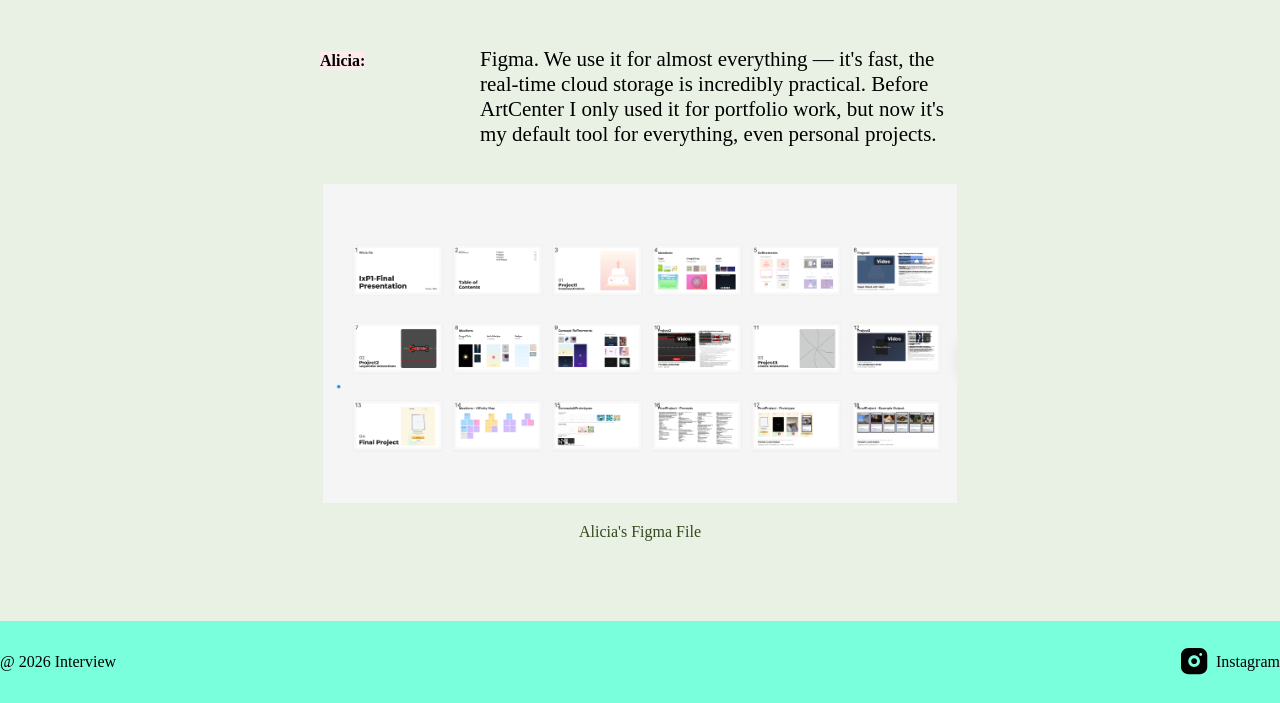
<file: Interview2.html>
<!DOCTYPE html>
<html lang="en">

<head>
    <meta charset="utf-8">
        <link href="https://fonts.googleapis.com/css2?family=Jockey+One&display=swap" rel="stylesheet">
    	<link href="css.css" rel="stylesheet" type="text/css">
        <link href="https://fonts.googleapis.com/css2?family=Bitter:wght@400;700&display=swap" rel="stylesheet">


        <script src="https://ajax.googleapis.com/ajax/libs/jquery/3.5.1/jquery.min.js"></script>
	    <script src="js/scripts.js"></script>
    </head>

    <body>
        <div class="nav">

            <div class="logo">
            <a href="index.html">
            <img src="img/INSIGHT.png" alt="Logo">
            </a>
            </div>

            <div class="darkmode">
            
            <button class="mode-btn  js-mode">
            <svg width="34" height="34" viewBox="0 0 34 34" fill="none" xmlns="http://www.w3.org/2000/svg">
            <path d="M17 29.1667C24.8243 29.1667 31.1667 22.8243 31.1667 15C31.1667 14.3441 30.1835 14.235 29.8449 14.7974C29.1228 15.9936 28.1379 17.0097 26.9649 17.7688C25.7918 18.528 24.4614 19.0102 23.0744 19.179C21.6874 19.3479 20.2802 19.1988 18.9593 18.7432C17.6385 18.2876 16.4386 17.5374 15.4506 16.5494C14.4626 15.5614 13.7124 14.3616 13.2568 13.0407C12.8012 11.7198 12.6522 10.3126 12.821 8.92558C12.9898 7.53858 13.472 6.20818 14.2312 5.03516C14.9903 3.86213 16.0064 2.87725 17.2026 2.15509C17.765 1.81509 17.6559 0.833344 17 0.833344C9.17576 0.833344 2.83334 7.17576 2.83334 15C2.83334 22.8243 9.17576 29.1667 17 29.1667Z" fill="black"/>
            </svg>
            </button>

            <button class="ham js-menu">
            <svg width="29" height="27" viewBox="0 0 29 27" fill="none" xmlns="http://www.w3.org/2000/svg">
            <path d="M26.9792 21.5833C27.573 21.5836 28.144 21.8124 28.5738 22.2222C29.0037 22.632 29.2593 23.1915 29.2879 23.7847C29.3164 24.3779 29.1156 24.9593 28.7271 25.4085C28.3387 25.8577 27.7923 26.1402 27.2012 26.1975L26.9792 26.2083H2.3125C1.71862 26.208 1.14762 25.9793 0.717821 25.5695C0.288016 25.1596 0.0323565 24.6002 0.00381676 24.007C-0.0247229 23.4138 0.176046 22.8323 0.56452 22.3832C0.952995 21.934 1.4994 21.6514 2.0905 21.5941L2.3125 21.5833H26.9792ZM26.9792 10.7917C27.5925 10.7917 28.1807 11.0353 28.6144 11.469C29.048 11.9027 29.2917 12.4909 29.2917 13.1042C29.2917 13.7175 29.048 14.3057 28.6144 14.7394C28.1807 15.173 27.5925 15.4167 26.9792 15.4167H2.3125C1.69919 15.4167 1.11099 15.173 0.677316 14.7394C0.243638 14.3057 0 13.7175 0 13.1042C0 12.4909 0.243638 11.9027 0.677316 11.469C1.11099 11.0353 1.69919 10.7917 2.3125 10.7917H26.9792ZM26.9792 0C27.5925 0 28.1807 0.243638 28.6144 0.677316C29.048 1.11099 29.2917 1.69919 29.2917 2.3125C29.2917 2.92581 29.048 3.51401 28.6144 3.94769C28.1807 4.38136 27.5925 4.625 26.9792 4.625H2.3125C1.69919 4.625 1.11099 4.38136 0.677316 3.94769C0.243638 3.51401 0 2.92581 0 2.3125C0 1.69919 0.243638 1.11099 0.677316 0.677316C1.11099 0.243638 1.69919 0 2.3125 0H26.9792Z" fill="black"/>
            </svg>
            </button>


            </div>

        <nav class="site-nav">
            <ul>
                <li><a href="#">interview</a></li>
                <li><a href="#">Content</a></li>
                <li><a href="#">About me</a></li>
            </ul>
        </nav>
        </div>

        <div class="title">
            <h1>You Need a PLAN:Suggestions from Your Peer</h1>
        </div>
        <br>

        <div class="subtitle">
            <p>-----Interview with Alicia</p>
        
        <div class="date">
            <p>7/26/2026</p>
        </div>
        </div>
        

        <div class="introduction">
            <p><p>Alicia, a Term 2 IxD student, is still figuring it all out — and she's refreshingly honest about it. From chaotic sleep schedules to mid-concert existential crises about homework, she paints a picture of ArtCenter life that's equal parts overwhelming and oddly freeing. What does it feel like when the panic of Term 1 finally fades? She has thoughts.</p>
        </div>

        <ul class="interviewpeople">

    <li class="interview">
        <div class="interviewtitle">
            <p>Interviewee</p>
        </div>

        <ul>

        <li class="interviewimg">
        <img src="img/AIMG.png" alt="Photo of Alicia">
        </li>

        <li class="interviewintro">
            <p><strong>Alicia</strong></p>
            <p>Interaction Design Student</p>
            <p>Term 2</p>
        </li>

        </ul>
    </li>

    <li class="interview">
        <div class="interviewtitle">
            <p>Interviewer</p>
        </div>
        
        <ul>

        <li class="interviewimg">
        <img src="img/SIMG.png" alt="Photo of Shanna">
        </li>

        <li class="interviewintro">
            <p><strong>Shanna</strong></p>
            <p>Interaction Design Student</p>
            <p>Term 2</p>
        </li>

        </ul>
        
    </li>
    </ul>


        <div class="question1">
            <h3>To begin with, I want to ask...</h3>
            <h2>What made you choose Interaction Design?</h2>
        </div>
        
         
        <div class="br">
        </div>

        <div class="Jerry">
        <div class="Jerryname">
            <p>Alicia:</p>
        </div>
        <div class="Jerryanswer">
            <p>I explored a lot of art-related majors early on — fashion design, jewelry design, I even took portfolio classes for those. But in high school I took computer science and really enjoyed it, so I started looking for something that could combine both sides.</p>
            
            <p>As I worked on my IxD portfolio, the process just felt really natural. I've always been into digital products — not just as a user, but I'm genuinely curious about how they work. I'm not the best at drawing, but I've always been decent at graphic and visual work, so a screen-based discipline felt like a good fit.</p>
        </div>
        </div>
        
        <div class="Shanna">
        <div class="Shannaname">
            <p>Shanna:</p>
        </div>
        <div class="Shannaanswer_nobold">
            <p>I feel like a lot of us ended up here the same way — not quite pure art, not quite pure tech, but somewhere in between.</p>
        </div>

        <div class="Shannaanswer">
        <p>You're in your second term now. What has surprised you the most?</p>
        </div>
        
        </div>

        <div class="Jerry">
        <div class="Jerryname">
            <p>Alicia:</p>
        </div>
        <div class="Jerryanswer">
            <p>The curriculum is really trying to keep up with the times — web coding this year, AI agent projects. It's confusing sometimes, but now that I'm more used to the rhythm of school, I can look at my work more critically without the panic I felt in Term 1. Whether it all works out perfectly or not, there are a lot of new experiments happening</p>
        </div>
        </div>

        <div class="Shanna">
        <div class="Shannaname">
            <p>Shanna:</p>
        </div>
        <div class="Shannaanswer">
            <p>What does a typical week look like for you?</p>
        </div>
        </div>

        <div class="Jerry">
        <div class="Jerryname">
            <p>Alicia:</p>
        </div>
        <div class="Jerryanswer">
            <p>Monday is a full day of class. My sleep schedule is chaotic, so I usually nap when I get home and start homework later. Tuesday is free — first time I've had a midweek day off — and I actually go out more on Tuesdays than weekends. Grocery shopping, or just wandering around. Wednesday and Thursday I have morning classes, and Friday starts in the afternoon.</p>
        </div>
        </div>

        <div class="Shanna">
        <div class="Shannaname">
            <p>Shanna:</p>
        </div>
        <div class="Shannaanswer">
            <p>What's been the hardest adjustment?</p>
        </div>
        </div>

         <div class="Jerry">
        <div class="Jerryname">
            <p>Alicia:</p>
        </div>
        <div class="Jerryanswer">
            <p>ArtCenter's workload makes everything revolve around school. It becomes almost the only standard I judge myself by, and I feel too dependent on that evaluation system. My mindset has gotten better since Term 1 — I don't panic the way I used to — but the time it takes up is still hard to change.</p>
        </div>
        </div>

        <div class="question1">
        <h2>It's so easy to let school become your whole identity without even realizing it.</h2>
        </div>

         <div class="Shanna">
        <div class="Shannaname">
            <p>Shanna:</p>
        </div>
        <div class="Shannaanswer">
            <p>Have you had a moment where you looked at your own work and thought "okay, I'm actually getting better"?</p>
        </div>
        </div>

         <div class="Jerry">
        <div class="Jerryname">
            <p>Alicia:</p>
        </div>
        <div class="Jerryanswer">
            <p>Sometimes I'll stumble on something I made before and realize I now have a more systematic sense of aesthetics. Before, I could tell if something looked "off" but couldn't explain why. Now I have the framework to actually break it down.</p>
        </div>
        </div>

        <div class="Shanna">
        <div class="Shannaname">
            <p>Shanna:</p>
        </div>
        <div class="Shannaanswer">
            <p>What do you imagine yourself doing after ArtCenter?</p>
        </div>
        </div>

        <div class="Jerry">
        <div class="Jerryname">
            <p>Alicia:</p>
        </div>
        <div class="Jerryanswer">
            <p>I don't have a firm plan — I'm taking it as it comes. I might explore other disciplines, or dig into a specific niche within IxD, or experience another country. Right now what we learn feels very practical and tool-oriented. I think combining it with other fields could make things a lot more interesting.</p>
        </div>
        </div>

        <div class="Shanna">
        <div class="Shannaname">
            <p>Shanna:</p>
        </div>
        <div class="Shannaanswer">
            <p>What do you do to recharge when school gets overwhelming?</p>
        </div>
        </div>

        <div class="Jerry">
        <div class="Jerryname">
            <p>Alicia:</p>
        </div>
        <div class="Jerryanswer">
            <p>A lot of catching up on sleep, honestly. Many of my hobbies have faded since I started. But the best thing I've found is concerts — LA makes it so easy, you can even go right after class. I used to treat them like big special occasions, but now I just go whenever I feel like it, purely for the joy of it.</p>
        </div>
        </div>

        <div class="Buildings">          
            <img class="NSM" src="img\CSM.png" alt="Photo of a Concert">
            <img class="NSM" src="img\CSM2.png" alt="Photo of a Concert">
            <div class="Me">
                <p>The concert Alicia went to</p>
            </div>
        </div>

         <div class="Shanna">
        <div class="Shannaname">
            <p>Shanna:</p>
        </div>
        <div class="Shannaanswer">
            <p>Is there a design tool you've discovered here that you can't live without now?</p>
        </div>
        </div>

        <div class="Jerry">
        <div class="Jerryname">
            <p>Alicia:</p>
        </div>
        <div class="Jerryanswer">
            <p>Figma. We use it for almost everything — it's fast, the real-time cloud storage is incredibly practical. Before ArtCenter I only used it for portfolio work, but now it's my default tool for everything, even personal projects.</p>
        </div>
        </div>

         <div class="Buildings">          
            <img class="NSM" src="img\FSM.png" alt="Photo of a Concert">
            <div class="Me">
                <p>Alicia's Figma File</p>
            </div>
        </div>

         <div class="br">
        </div>

        <footer class="site-footer">
		<p>@ 2026 Interview</p>

        <div class="ins">
            <svg width="27" height="27" viewBox="0 0 27 27" fill="none" xmlns="http://www.w3.org/2000/svg">
            <path d="M18.9583 0C20.8922 0 22.7469 0.768227 24.1143 2.13568C25.4818 3.50313 26.25 5.3578 26.25 7.29167V18.9583C26.25 20.8922 25.4818 22.7469 24.1143 24.1143C22.7469 25.4818 20.8922 26.25 18.9583 26.25H7.29167C5.3578 26.25 3.50313 25.4818 2.13568 24.1143C0.768227 22.7469 0 20.8922 0 18.9583V7.29167C0 5.3578 0.768227 3.50313 2.13568 2.13568C3.50313 0.768227 5.3578 0 7.29167 0H18.9583ZM13.125 7.29167C11.5779 7.29167 10.0942 7.90625 9.00021 9.00021C7.90625 10.0942 7.29167 11.5779 7.29167 13.125C7.29167 14.6721 7.90625 16.1558 9.00021 17.2498C10.0942 18.3438 11.5779 18.9583 13.125 18.9583C14.6721 18.9583 16.1558 18.3438 17.2498 17.2498C18.3438 16.1558 18.9583 14.6721 18.9583 13.125C18.9583 11.5779 18.3438 10.0942 17.2498 9.00021C16.1558 7.90625 14.6721 7.29167 13.125 7.29167ZM13.125 10.2083C13.8985 10.2083 14.6404 10.5156 15.1874 11.0626C15.7344 11.6096 16.0417 12.3515 16.0417 13.125C16.0417 13.8985 15.7344 14.6404 15.1874 15.1874C14.6404 15.7344 13.8985 16.0417 13.125 16.0417C12.3515 16.0417 11.6096 15.7344 11.0626 15.1874C10.5156 14.6404 10.2083 13.8985 10.2083 13.125C10.2083 12.3515 10.5156 11.6096 11.0626 11.0626C11.6096 10.5156 12.3515 10.2083 13.125 10.2083ZM19.6875 5.10417C19.3007 5.10417 18.9298 5.25781 18.6563 5.5313C18.3828 5.80479 18.2292 6.17573 18.2292 6.5625C18.2292 6.94927 18.3828 7.32021 18.6563 7.5937C18.9298 7.86719 19.3007 8.02083 19.6875 8.02083C20.0743 8.02083 20.4452 7.86719 20.7187 7.5937C20.9922 7.32021 21.1458 6.94927 21.1458 6.5625C21.1458 6.17573 20.9922 5.80479 20.7187 5.5313C20.4452 5.25781 20.0743 5.10417 19.6875 5.10417Z" fill="black"/>
            </svg>
            <p class="ins_word">Instagram</p>
        </div>
        
	</footer>
    </body>
</html>
</file>
<file: css.css>
:root{
    --color-bgblue:#79FFDB;
    --color-bggreem:#E9F1E4;
    --color-green:#354920;
    --color-font:#000000;
    --color-highlight:#FDEBEB;
}

body.dark-mode {
    --color-bgblue: #2F4E46;
    --color-bggreem: #0E1206;
    --color-green: #a8d5a2;
    --color-font:#F3F3F3;
    --color-highlight:#5A4647;
}






body{
    background: var(--color-bggreem);
    color:var(--color-font);
    margin-left: 0;
    margin-right: 0;
    margin-top: 0;
    margin-bottom: 0;
}

.br{
    height: 4rem;
}

.logo{
    margin-left: 1rem;
    @media screen and (min-width: 850px) {
         margin-left: 4rem;
    }
}

.nav{
    margin-top: 0;
    display: flex;
    flex-wrap: wrap; 
    padding:16px 0px;
    background-color: var(--color-bgblue);
    @media screen and (min-width: 850px) {
       display:grid;
		grid-template-columns: auto 1fr auto;
         
    }
}
    

.darkmode{
    margin-left: auto;
    display: flex;
    align-items: center;
    
}

.js-mode{
    background-color: var(--color-bgblue);
    outline: none;
    border: none;
    align-items: center;
}

.ham{
     display: none;
     background-color: var(--color-bgblue);
    outline: none;
    border: none;

      @media screen and (max-width: 850px) {
		display: flex;
	 }
}

.darkmode svg{
    padding-right: 1rem;
}

.site-nav{
    width: 100%;    
    margin-bottom: 0;
    display: none;
    
    @media screen and (min-width: 850px) {
        width: auto;        
        margin-left: auto; 
        display: flex;
         
    }
}

body.show-menu .site-nav {
    display: block;
}
    

.site-nav ul {
    
    padding: 0;
    margin: 0;
       @media screen and (min-width: 850px) {
        display: inline-block;  
        margin-bottom: 0;
        
    }
}

a {
    text-decoration: none;
    border-radius: 25px;
    color:var(--color-font);
    padding: 0;
    
}

.nav a:hover{
    color:white;
}

body .dark-mode a:hover{
    color:#000;
}


.site-nav li{
    padding: 0;
    display: block;
    border-bottom: 1.5px solid #000;
    padding: 14px 16px;
    margin-bottom: 10px;
    text-align: center;
    background-color: none;
    list-style-type: none;
       @media screen and (min-width: 850px) {
        display: inline-block; 
        border-bottom: 0px solid #000;       
    }
}

h1{
    font-size: 2rem;
    font-family: "Bitter";
    font-weight: 300;
    line-height: 105%;
    margin-bottom: 8px;
    margin-left: 1rem; 

    @media screen and (min-width: 850px) {
		font-family: "Bitter";
        font-size: 4rem;
        line-height: 105%;
        margin-left: 4rem;
        margin-right: 4rem;
	}
}

.subtitle{
    display: flex;
    font-family: "Inter UI";
    font-size: 0.9375rem;
    font-style: normal;
    font-weight: 400;
    margin-left: 1rem; 
    @media screen and (min-width: 850px) {
        font-size: 1rem;
        font-style: normal;
        font-weight: 400;
        line-height: normal;
        margin-left: 4rem;
    margin-right: 4rem;
	}
}

.date{
    margin-left: auto;
    font-weight: 400;

    
}

.introduction{
    font-family: Inter;
    font-size: 1rem;
    font-weight: 300;
    margin-left: 1rem;
    
     @media screen and (min-width: 850px) {
        width: 50rem;
        font-size: 1rem;
        font-style: normal;
        font-weight: 300;
        margin-left: 4rem;
    margin-right: 4rem;
     }
}

.interviewpeople {
    padding: 16px 20px;
    list-style-type: none;
    
    @media screen and (min-width: 850px) {
		display: grid;
		grid-template-columns: 1fr 1fr;
		align-items: center;
		margin-left: var(--margin-outside);
		margin-right: var(--margin-outside);
		border-radius: 1rem;
		padding-top: 3rem;
		max-width: var(--max-width);
        margin-left: 4rem;
    margin-right: 4rem;
	}
    
}

.interview ul {
    display: grid;
    grid-template-columns: auto auto;  
    justify-content: center;
    align-items: center;
    list-style-type: none;
    padding: 0;
    gap: 1rem;
}

.interviewimg img{
    width: 4.875rem;
    height: 4.875rem;
    flex-shrink: 0;
    aspect-ratio: 1/1;
    border: 1.5px solid #000;
}

.interviewtitle{
     text-align: center;
     border-bottom: 1.5px solid #000;
     font-weight: bold;
}

.question1{
    background-color: var(--color-bgblue);
    padding-bottom: 4rem;
    padding-top:4rem;
    justify-content: center;
    display: grid;
    @media screen and (min-width: 850px) {
       width:100%;
       padding-top:12rem;
       padding-bottom:12rem;
       
     }
    
}

.question1 h3{
    margin-left: 3rem;
    margin-bottom: 0.3rem;
    flex:1;
    @media screen and (min-width: 850px) {
        font-family: "Jockey One";
        font-size: 2rem;
        font-style: normal;
        font-weight: 400;
        margin-left: 4rem;
    margin-right: 4rem;
     }
}

.question1 h2{
    margin-left: 3rem;
    font-family: Inter;
    font-size: 2.25rem;
    font-style: normal;
    margin-top: 0.3rem;
    font-weight: 700;
    @media screen and (min-width: 850px) {
        font-family: "Jockey One";
        font-size: 4rem;
        font-style: normal;
        font-weight: 400;
        line-height: normal;
        margin-left: 4rem;
    margin-right: 4rem;
     }
}

.Jerry{
    display: flex;
    flex-direction: column;
    align-items: flex-start;
    gap: 0rem;
    width:80%;   
    margin: 0 auto;   
    margin-bottom:1rem;  
    @media screen and (min-width: 850px) {
		display: grid;
		grid-template-columns: 1fr 3fr;
		align-items: baseline;
		padding-top: 1rem;
        width: 50%;
	}
}

.Jerryname{
    background:var(--color-highlight);
    width: fit-content;
    height: fit-content;
    font-weight: bold;
     @media screen and (min-width: 850px) {
		font-size: 1em;
    	}
}

.Jerryname p{
    margin: 0;
    align-items: top;
   
    
}

.Jerryanswer p{
    margin-top: 0.5rem;
    @media screen and (min-width: 850px) {
		font-size: 1.3125rem;
        font-style: normal;
    	}
}

.Jerryanswer{
    flex:2;
}

.Shanna{
    display: flex;
    flex-direction: column;
    align-items: flex-start;
    gap: 0rem;
    width: 80%;       
    margin: 0 auto;  
    margin-bottom:1rem; 
    @media screen and (min-width: 850px) {
		display: grid;
		grid-template-columns: 1fr 3fr;
		align-items: baseline;
		padding-top: 1rem;
        width:50%;
	} 
}

.Shannaanswer{
    font-weight: bold;
    grid-column: 2;
    @media screen and (min-width: 850px) {
		font-size: 1.3125rem;
        font-style: normal;
    	}
}

.Shannaname p {
    margin: 0;
}

.Shannaname{
    font-weight: bold;
    @media screen and (min-width: 850px) {
		font-size: 1rem;
    	}
}

.Shannaanswer_nobold{
    grid-column: 2;
    @media screen and (min-width: 850px) {
		font-size: 1.3125rem;
        font-style: normal;
    	}
}

.Buildings{
    text-align: center;
}
.NSM{
   	width: 21.875rem;
    @media screen and (min-width: 850px) {
		height: 19.9375rem;
        width: auto;
    }
}

.HTL{
    width: 21.875rem;
    aspect-ratio: 239/319;
    @media screen and (min-width: 850px) {
		height: 19.9375rem;
        width: auto;
        margin-left: 10rem;
    }
}

.Me{
    color:var(--color-green);
    
     @media screen and (min-width: 850px) {
        width: 50%;
        margin: 0 auto;
}
}

h2{
    font-size: 2.25rem;
    font-family: "Jockey One";
    font-weight: 400;
    line-height: 105%;
    margin-bottom: 8px;
    margin: 0 auto;
}

.site-footer{
    background-color: var(--color-bgblue);
    padding:16px 0px;
    display: flex;
}

.ins{
    margin-left: auto;
    display: flex;
    align-items: center;
    gap: 0.5rem;
}


/*HOMEPAGE CSS*/
.HOMEC1{
}

.HOMEC1 h2{
    font-family: "Bitter";
    font-style: normal;
    font-weight: 300;
    font-size: 1rem;
    margin-top: 0.3rem;
    margin-left:0;  
    margin-top: 4rem;

    

}

.HOME{
    
    @media screen and (min-width: 850px) {
       display:grid;
		grid-template-columns: 1fr 1fr;
        margin-left: 4rem;
        margin-right: 4rem;
         
    }
}

.HOMEC1 {
    margin-left: 1rem;
    margin-top: 1rem;
    padding: 0;            
    overflow: hidden;       
    @media screen and (min-width: 850px) {
        border-radius: 0;
        border: 1px solid #000;
    }
}

.HOME_text {
    padding: 1rem; 
}

.HOME_text  h2{
    font-weight: bold;
}

.HOMEC1 img {
    width: 100%;
    object-fit: cover;
    height: 15rem;
    display: block;          
    margin: 0;
}
</file>
